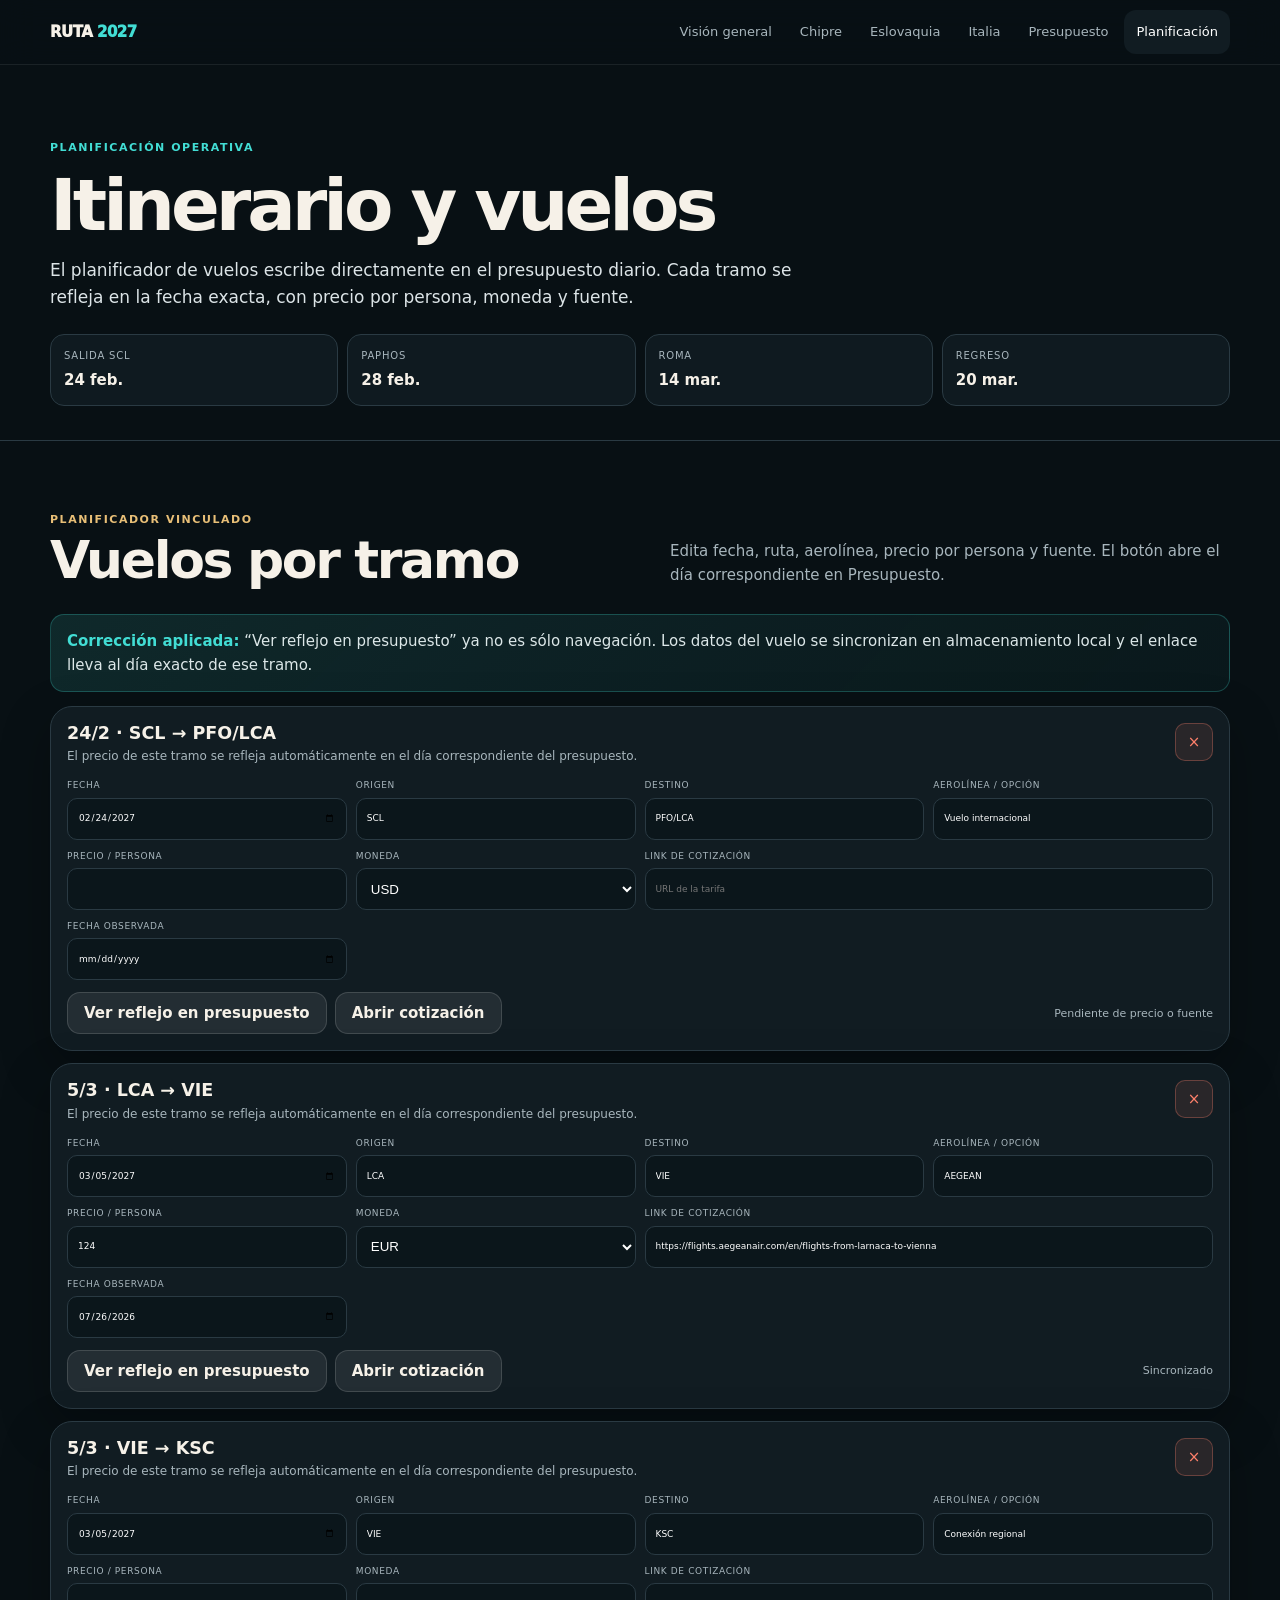
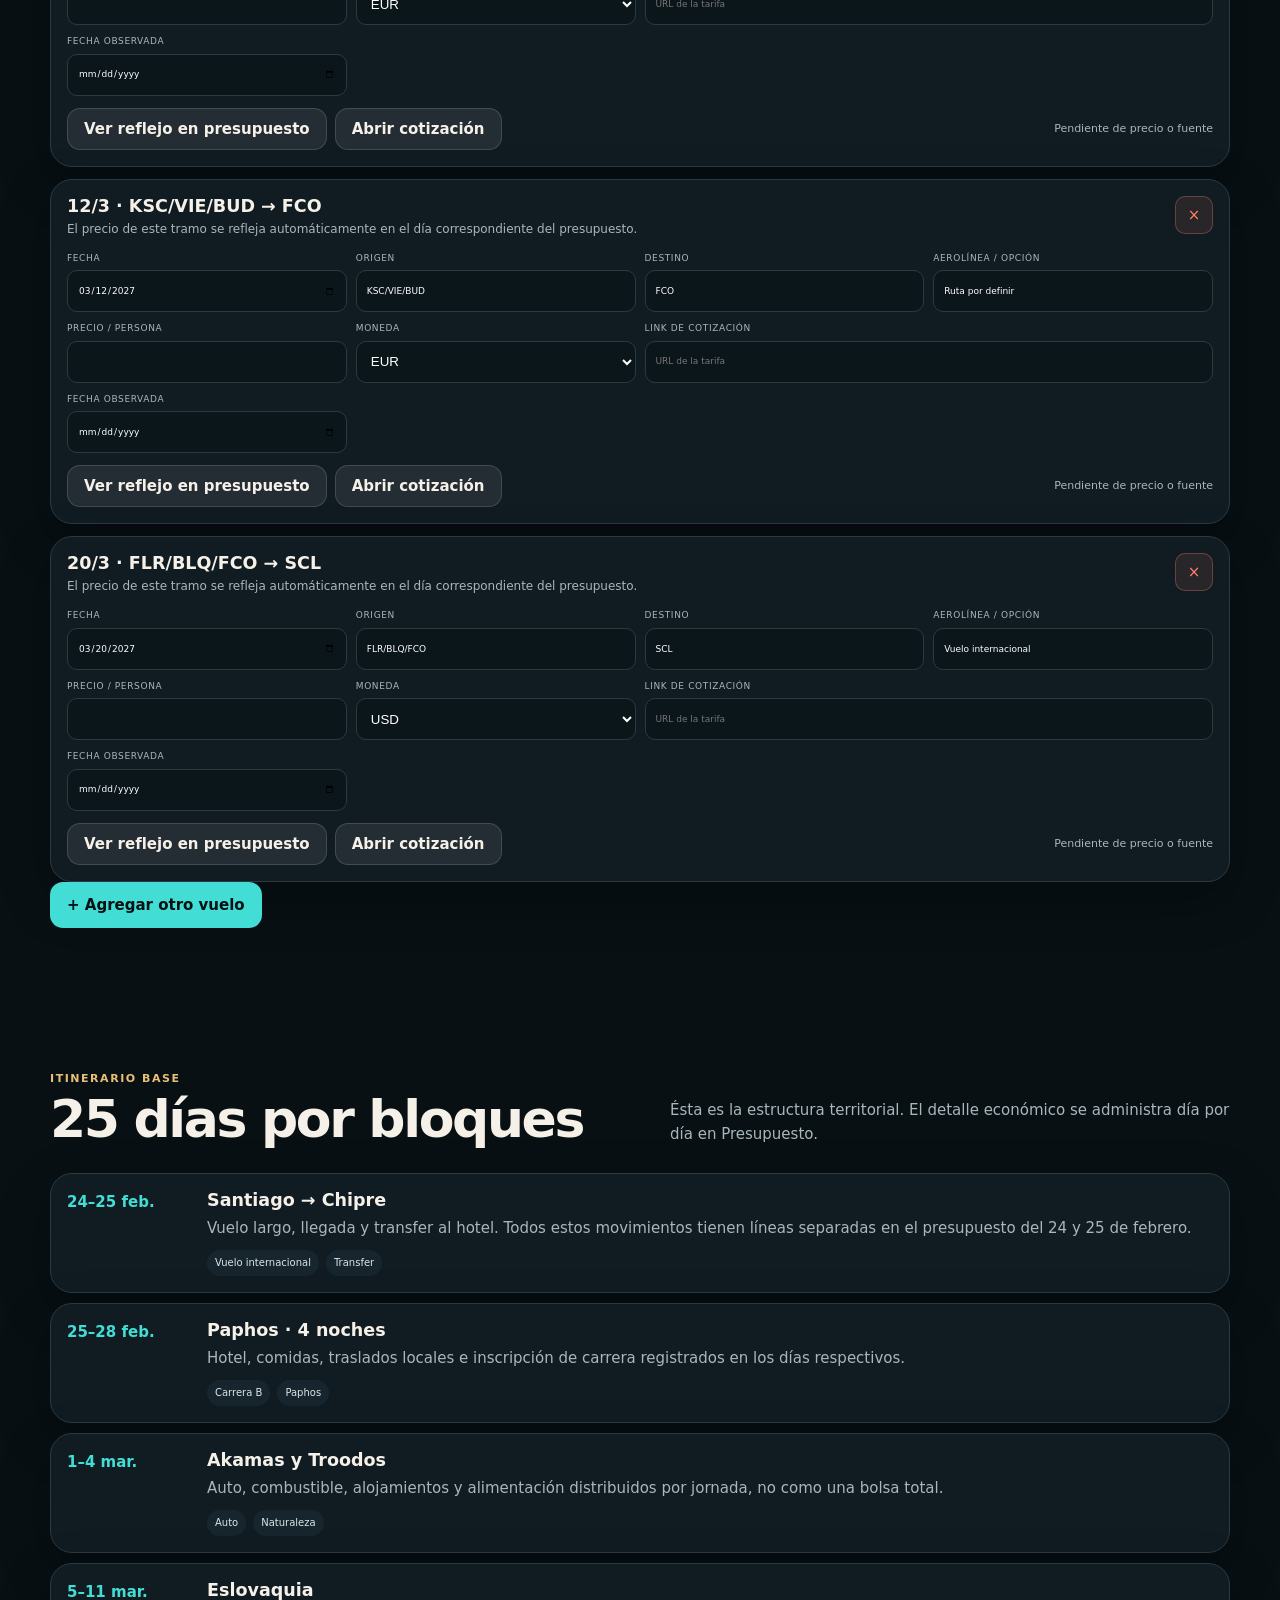
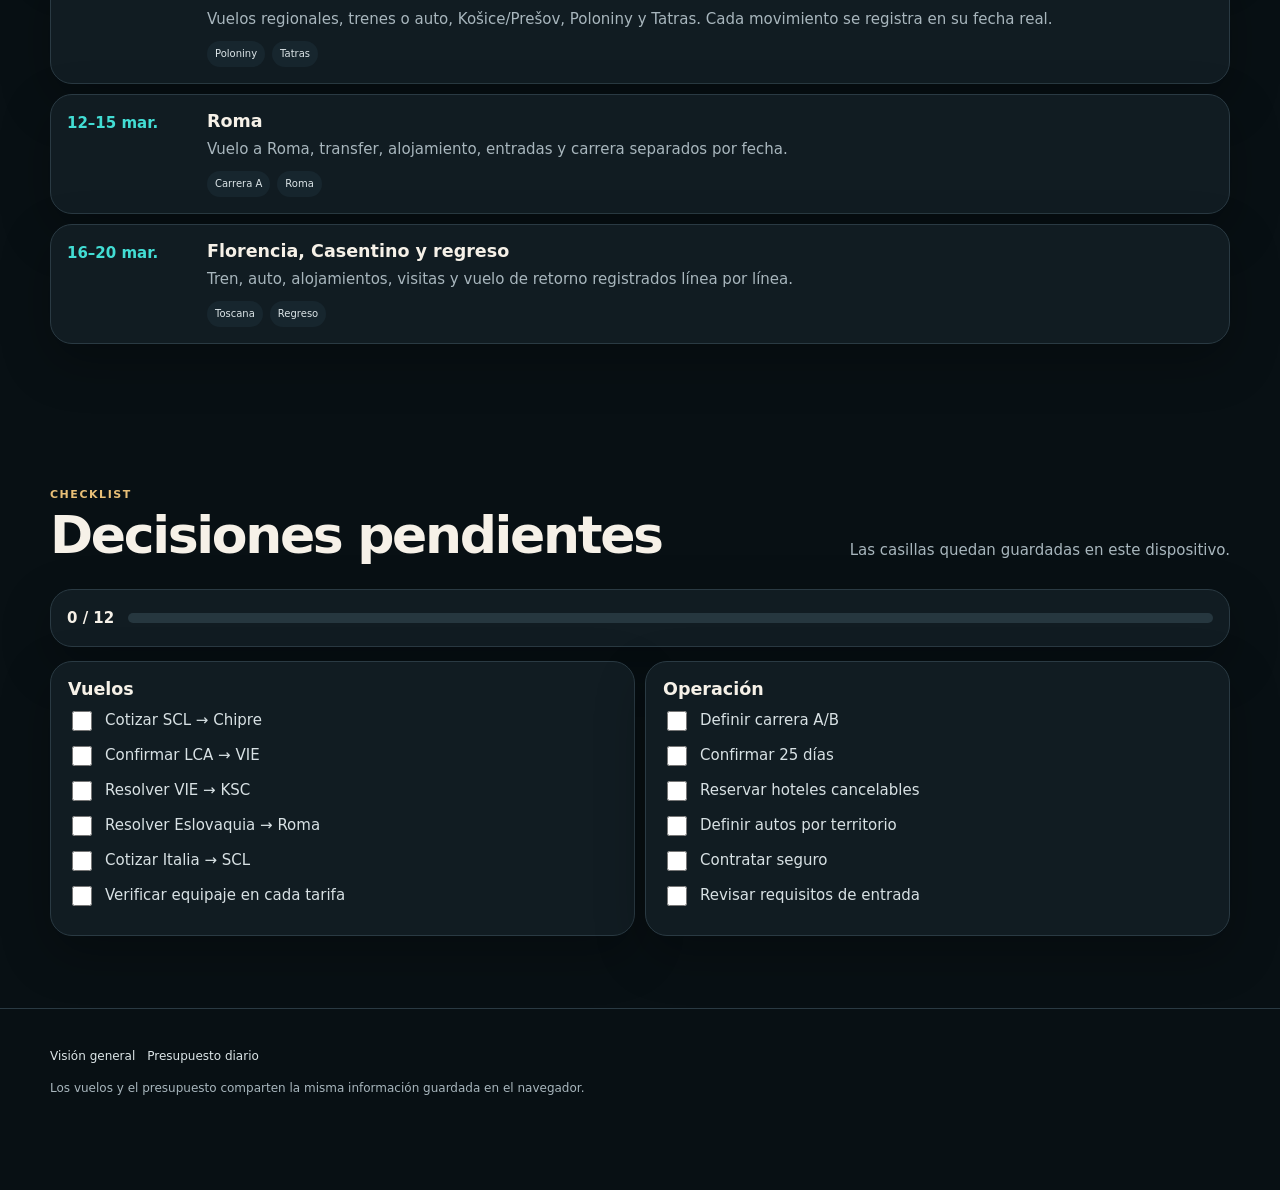
<file: planificacion.html>
<!doctype html><html lang="es"><head><meta charset="utf-8"><meta name="viewport" content="width=device-width,initial-scale=1,viewport-fit=cover"><meta name="theme-color" content="#081014"><title>Planificación · Ruta 2027</title><link rel="stylesheet" href="styles.css"><link rel="stylesheet" href="daily-budget.css"></head><body data-page="plan"><header class="topbar"><div class="container topbar-inner"><a class="brand" href="home.html">RUTA <span>2027</span></a><nav class="desktop-nav"><a data-nav="home" href="home.html">Visión general</a><a data-nav="cyprus" href="chipre.html">Chipre</a><a data-nav="slovakia" href="eslovaquia.html">Eslovaquia</a><a data-nav="italy" href="italia.html">Italia</a><a data-nav="budget" href="presupuesto.html">Presupuesto</a><a data-nav="plan" href="planificacion.html">Planificación</a></nav><button id="menuBtn" class="menu-btn" aria-label="Abrir menú">☰</button></div></header><div id="mobileMenu" class="mobile-menu"><a href="home.html">Visión general</a><a href="chipre.html">Chipre</a><a href="eslovaquia.html">Eslovaquia</a><a href="italia.html">Italia</a><a href="presupuesto.html">Presupuesto</a><a href="planificacion.html">Planificación</a></div><nav class="mobile-dock"><a data-nav="home" href="home.html"><b>⌂</b>Inicio</a><a href="chipre.html"><b>◉</b>Países</a><a data-nav="budget" href="presupuesto.html"><b>$</b>Presupuesto</a><a data-nav="plan" href="planificacion.html"><b>✓</b>Plan</a></nav><section class="page-hero"><div class="container"><div class="kicker">Planificación operativa</div><h1>Itinerario y vuelos</h1><p>El planificador de vuelos escribe directamente en el presupuesto diario. Cada tramo se refleja en la fecha exacta, con precio por persona, moneda y fuente.</p><div class="quick-facts"><div class="fact"><span>Salida SCL</span><strong>24 feb.</strong></div><div class="fact"><span>Paphos</span><strong>28 feb.</strong></div><div class="fact"><span>Roma</span><strong>14 mar.</strong></div><div class="fact"><span>Regreso</span><strong>20 mar.</strong></div></div></div></section><main><section id="vuelos"><div class="container"><div class="section-head"><div><div class="eyebrow">Planificador vinculado</div><h2>Vuelos por tramo</h2></div><p>Edita fecha, ruta, aerolínea, precio por persona y fuente. El botón abre el día correspondiente en Presupuesto.</p></div><div class="sync-banner"><strong>Corrección aplicada:</strong> “Ver reflejo en presupuesto” ya no es sólo navegación. Los datos del vuelo se sincronizan en almacenamiento local y el enlace lleva al día exacto de ese tramo.</div><div id="flightPlannerRoot" class="flight-planner"></div><button id="addFlightBtn" class="btn btn-primary" type="button">+ Agregar otro vuelo</button></div></section><section><div class="container"><div class="section-head"><div><div class="eyebrow">Itinerario base</div><h2>25 días por bloques</h2></div><p>Ésta es la estructura territorial. El detalle económico se administra día por día en Presupuesto.</p></div><div class="timeline"><article class="panel timeline-item"><div class="timeline-date">24–25 feb.</div><div><h3>Santiago → Chipre</h3><p>Vuelo largo, llegada y transfer al hotel. Todos estos movimientos tienen líneas separadas en el presupuesto del 24 y 25 de febrero.</p><div class="timeline-tags"><span class="tag">Vuelo internacional</span><span class="tag">Transfer</span></div></div></article><article class="panel timeline-item"><div class="timeline-date">25–28 feb.</div><div><h3>Paphos · 4 noches</h3><p>Hotel, comidas, traslados locales e inscripción de carrera registrados en los días respectivos.</p><div class="timeline-tags"><span class="tag">Carrera B</span><span class="tag">Paphos</span></div></div></article><article class="panel timeline-item"><div class="timeline-date">1–4 mar.</div><div><h3>Akamas y Troodos</h3><p>Auto, combustible, alojamientos y alimentación distribuidos por jornada, no como una bolsa total.</p><div class="timeline-tags"><span class="tag">Auto</span><span class="tag">Naturaleza</span></div></div></article><article class="panel timeline-item"><div class="timeline-date">5–11 mar.</div><div><h3>Eslovaquia</h3><p>Vuelos regionales, trenes o auto, Košice/Prešov, Poloniny y Tatras. Cada movimiento se registra en su fecha real.</p><div class="timeline-tags"><span class="tag">Poloniny</span><span class="tag">Tatras</span></div></div></article><article class="panel timeline-item"><div class="timeline-date">12–15 mar.</div><div><h3>Roma</h3><p>Vuelo a Roma, transfer, alojamiento, entradas y carrera separados por fecha.</p><div class="timeline-tags"><span class="tag">Carrera A</span><span class="tag">Roma</span></div></div></article><article class="panel timeline-item"><div class="timeline-date">16–20 mar.</div><div><h3>Florencia, Casentino y regreso</h3><p>Tren, auto, alojamientos, visitas y vuelo de retorno registrados línea por línea.</p><div class="timeline-tags"><span class="tag">Toscana</span><span class="tag">Regreso</span></div></div></article></div></div></section><section><div class="container"><div class="section-head"><div><div class="eyebrow">Checklist</div><h2>Decisiones pendientes</h2></div><p>Las casillas quedan guardadas en este dispositivo.</p></div><div class="panel plan-progress"><strong id="planCount">0 / 12</strong><div class="progress-track"><span id="planBar" class="progress-fill"></span></div></div><div class="check-grid"><article class="panel check-card"><h3>Vuelos</h3><label><input class="plan-check" type="checkbox"><span>Cotizar SCL → Chipre</span></label><label><input class="plan-check" type="checkbox"><span>Confirmar LCA → VIE</span></label><label><input class="plan-check" type="checkbox"><span>Resolver VIE → KSC</span></label><label><input class="plan-check" type="checkbox"><span>Resolver Eslovaquia → Roma</span></label><label><input class="plan-check" type="checkbox"><span>Cotizar Italia → SCL</span></label><label><input class="plan-check" type="checkbox"><span>Verificar equipaje en cada tarifa</span></label></article><article class="panel check-card"><h3>Operación</h3><label><input class="plan-check" type="checkbox"><span>Definir carrera A/B</span></label><label><input class="plan-check" type="checkbox"><span>Confirmar 25 días</span></label><label><input class="plan-check" type="checkbox"><span>Reservar hoteles cancelables</span></label><label><input class="plan-check" type="checkbox"><span>Definir autos por territorio</span></label><label><input class="plan-check" type="checkbox"><span>Contratar seguro</span></label><label><input class="plan-check" type="checkbox"><span>Revisar requisitos de entrada</span></label></article></div></div></section></main><footer class="footer"><div class="container"><div class="footer-nav"><a href="home.html">Visión general</a><a href="presupuesto.html">Presupuesto diario</a></div>Los vuelos y el presupuesto comparten la misma información guardada en el navegador.</div></footer><script src="app.js"></script><script src="daily-budget.js"></script></body></html>
</file>
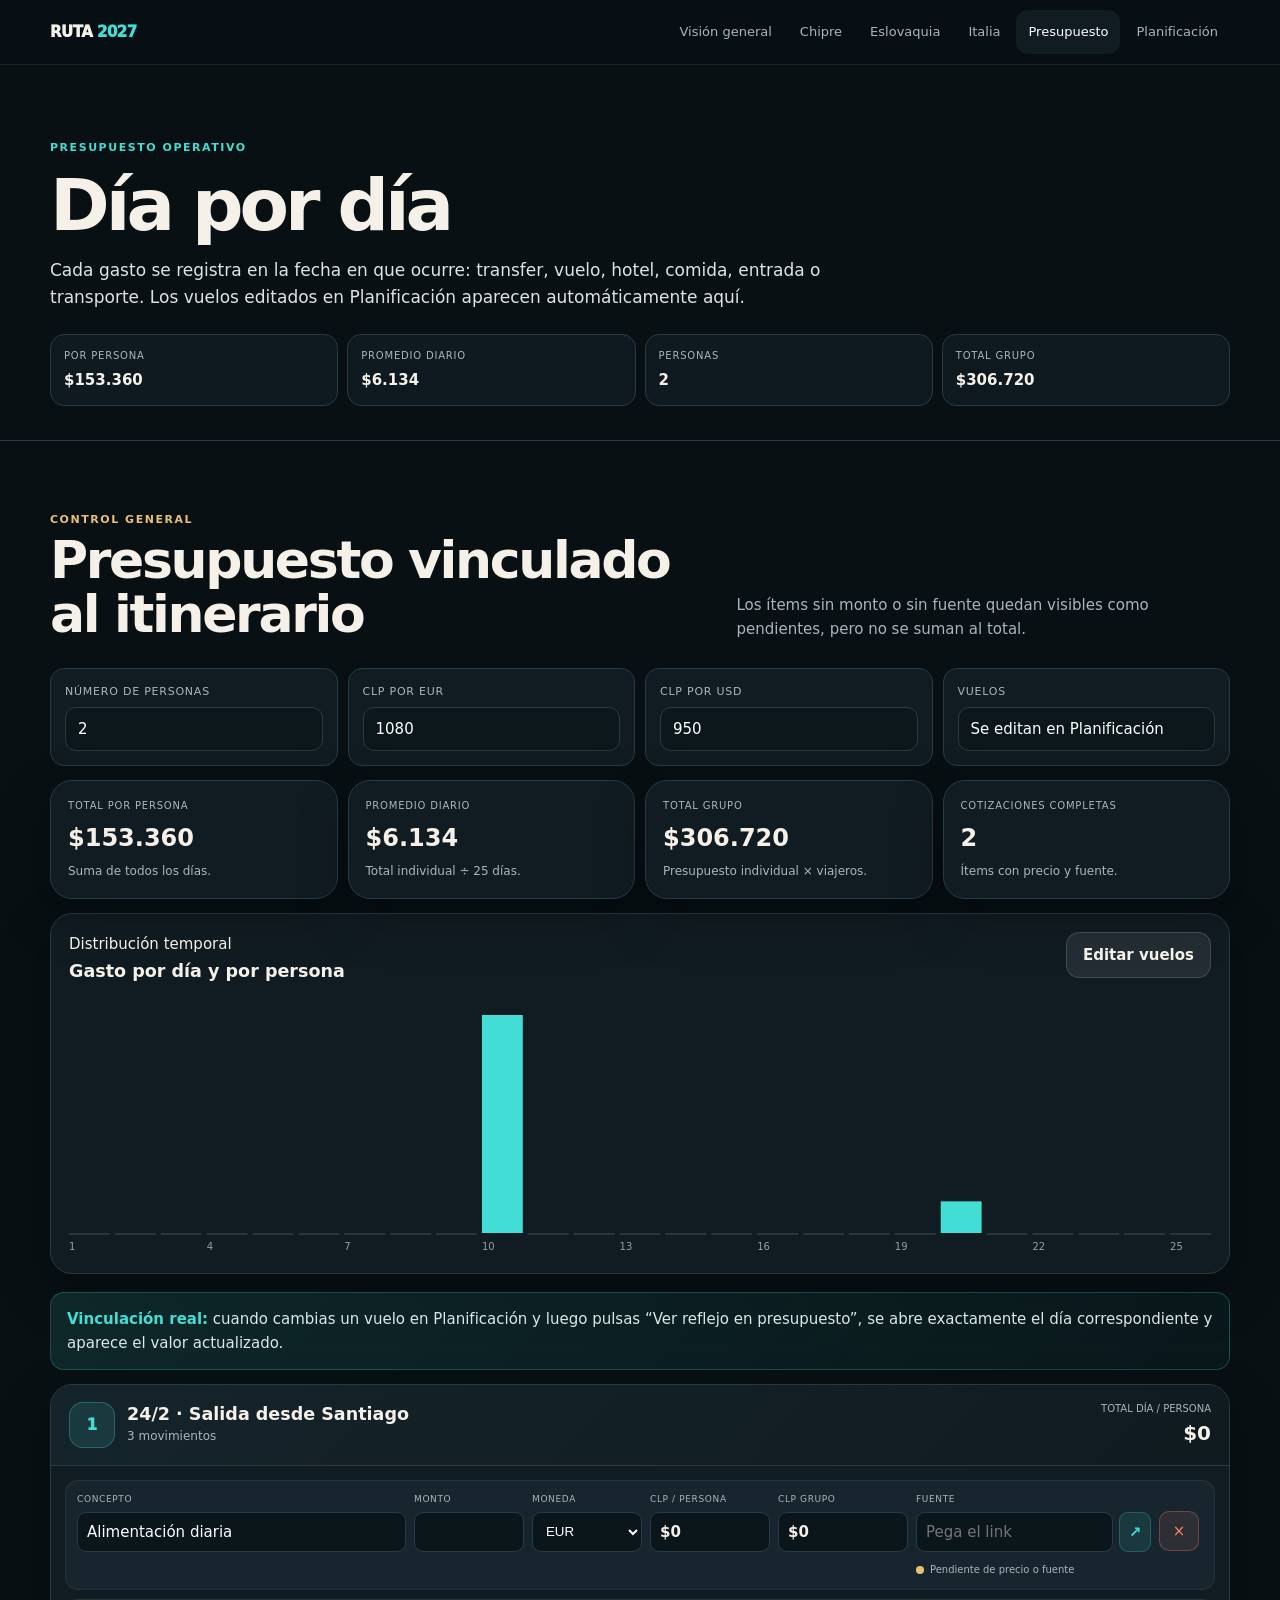
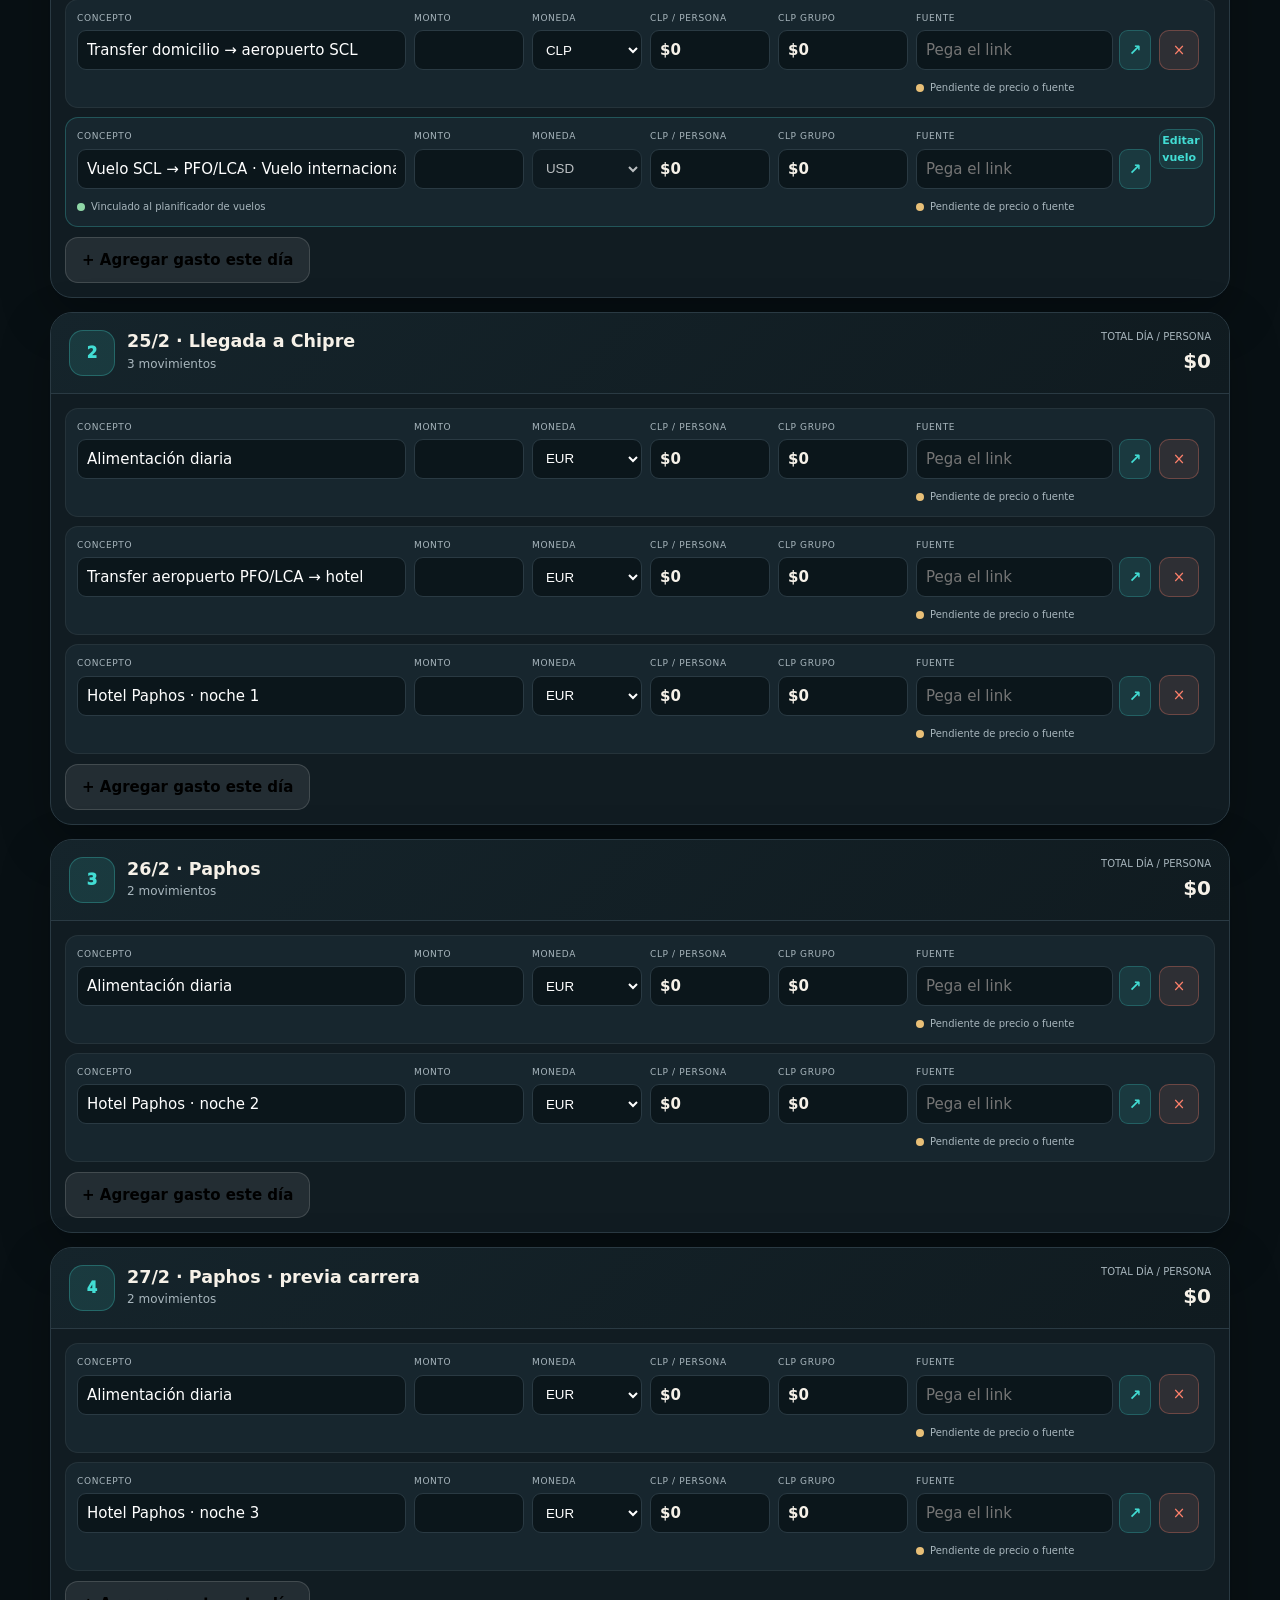
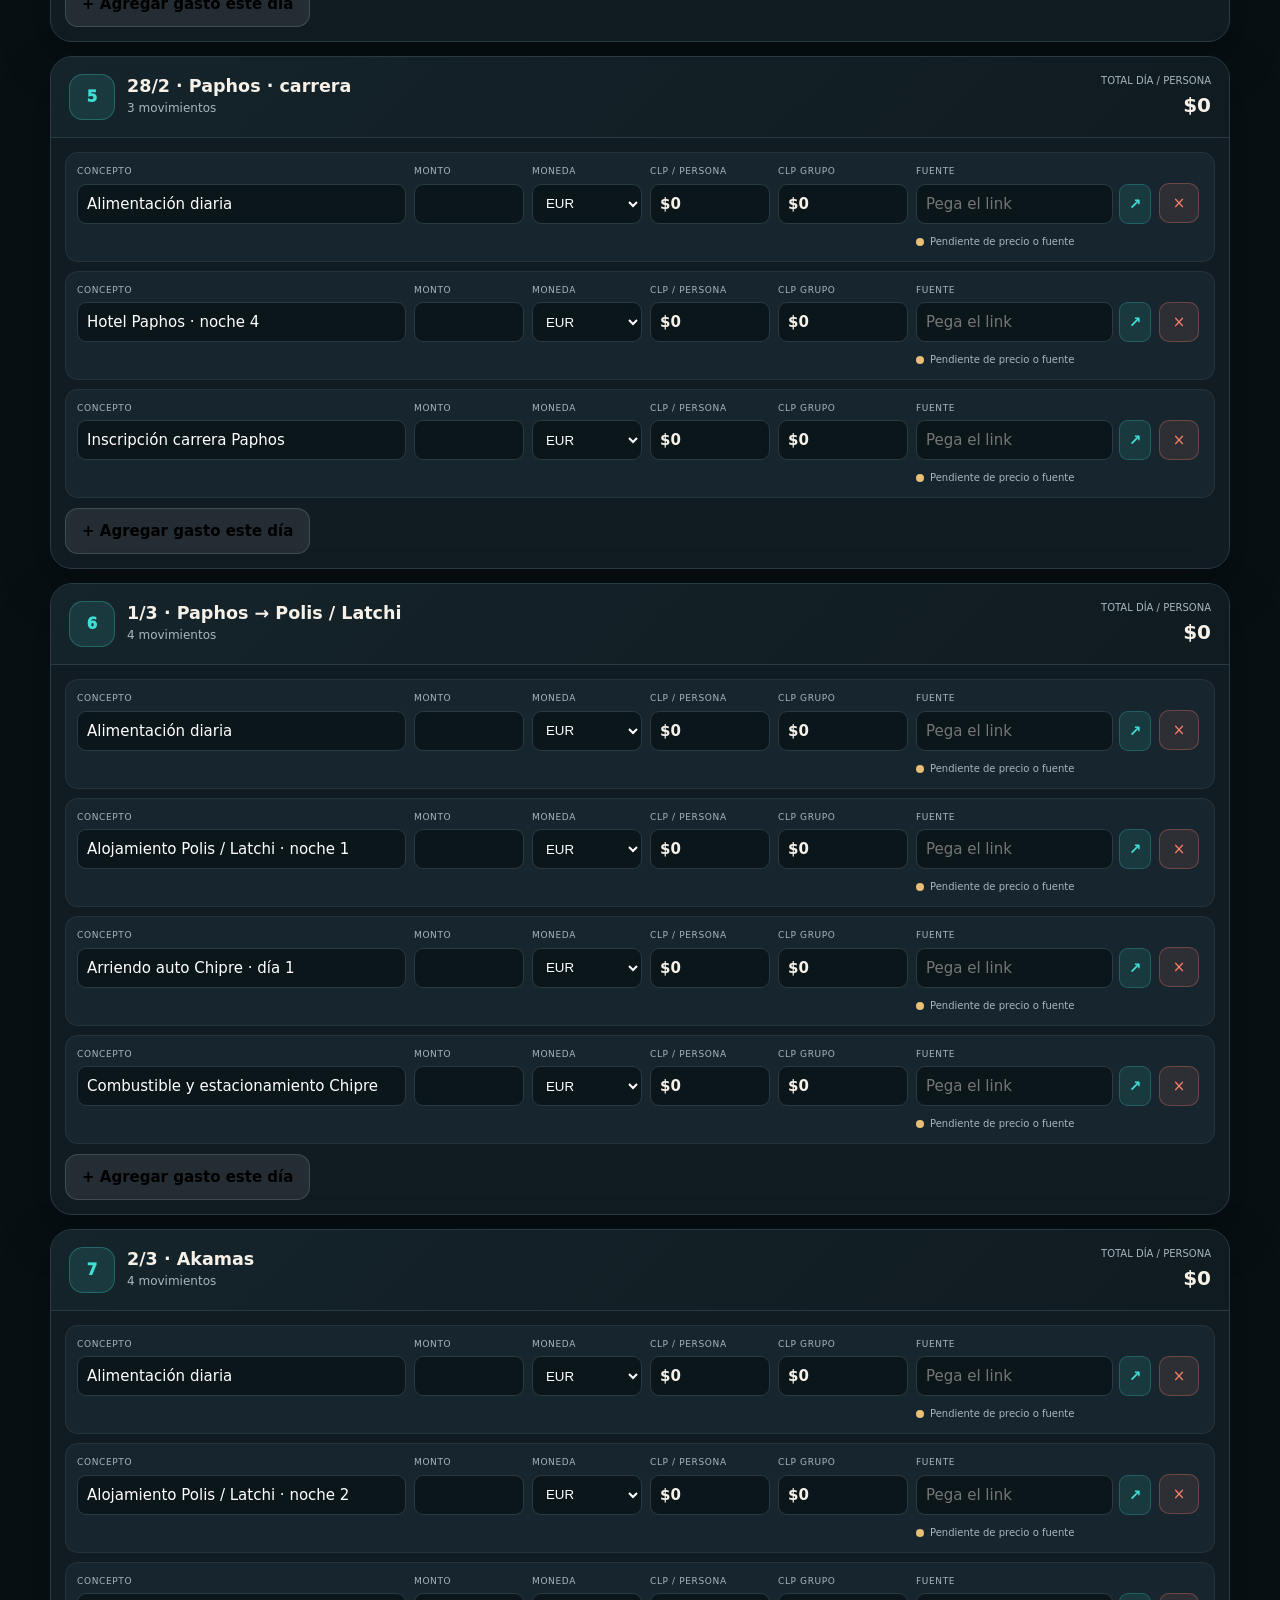
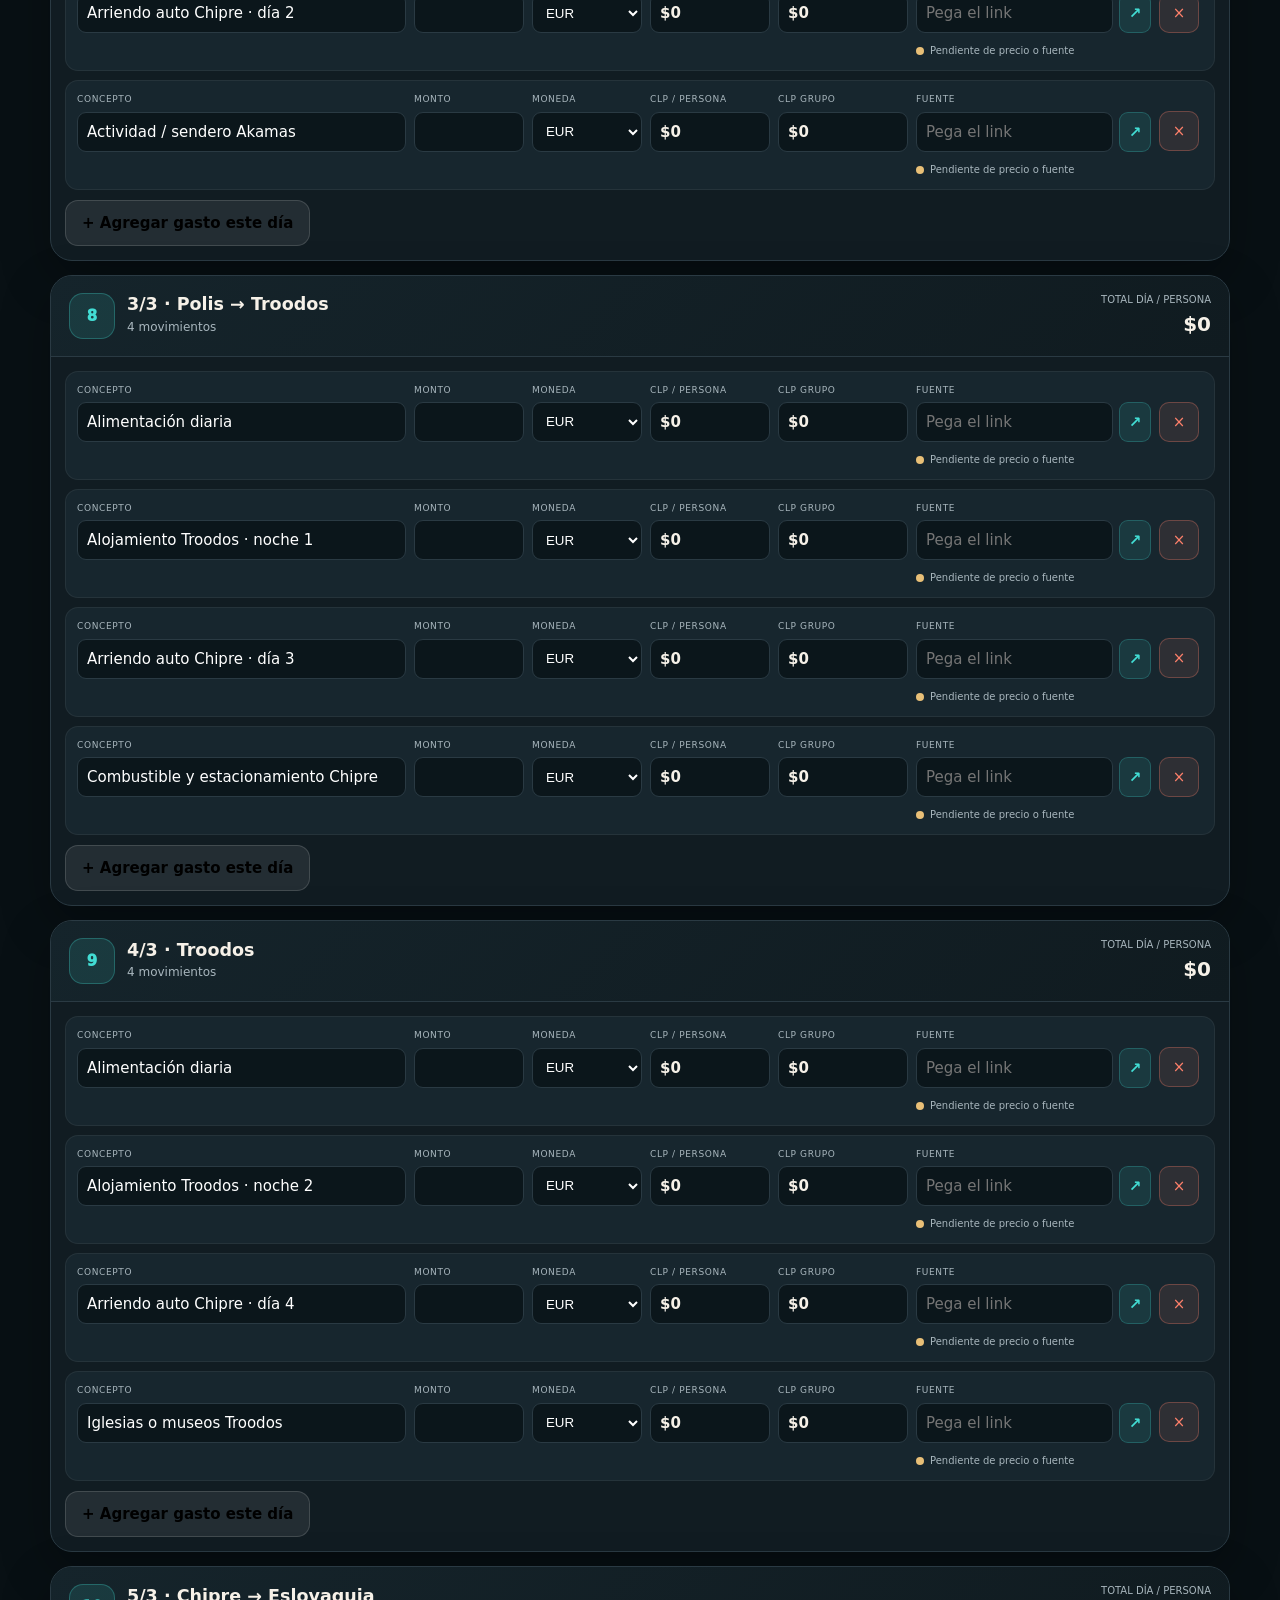
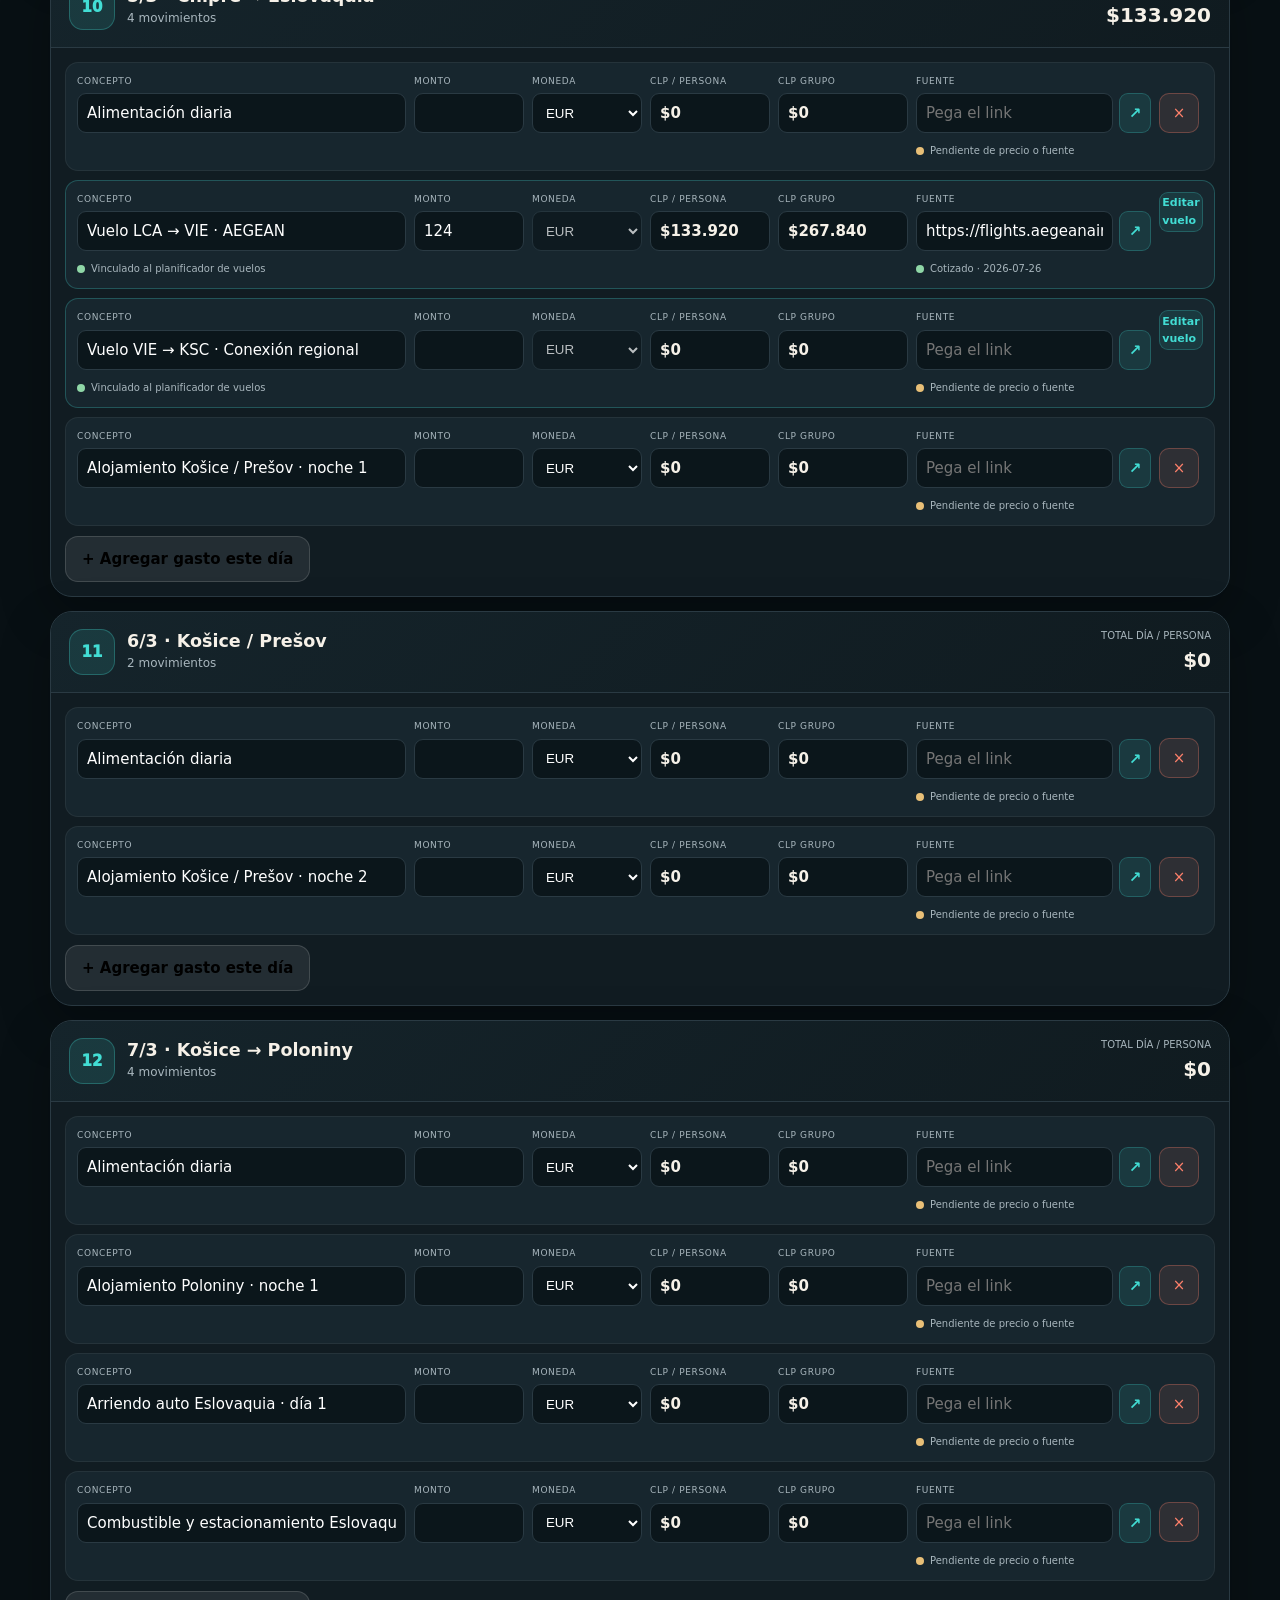
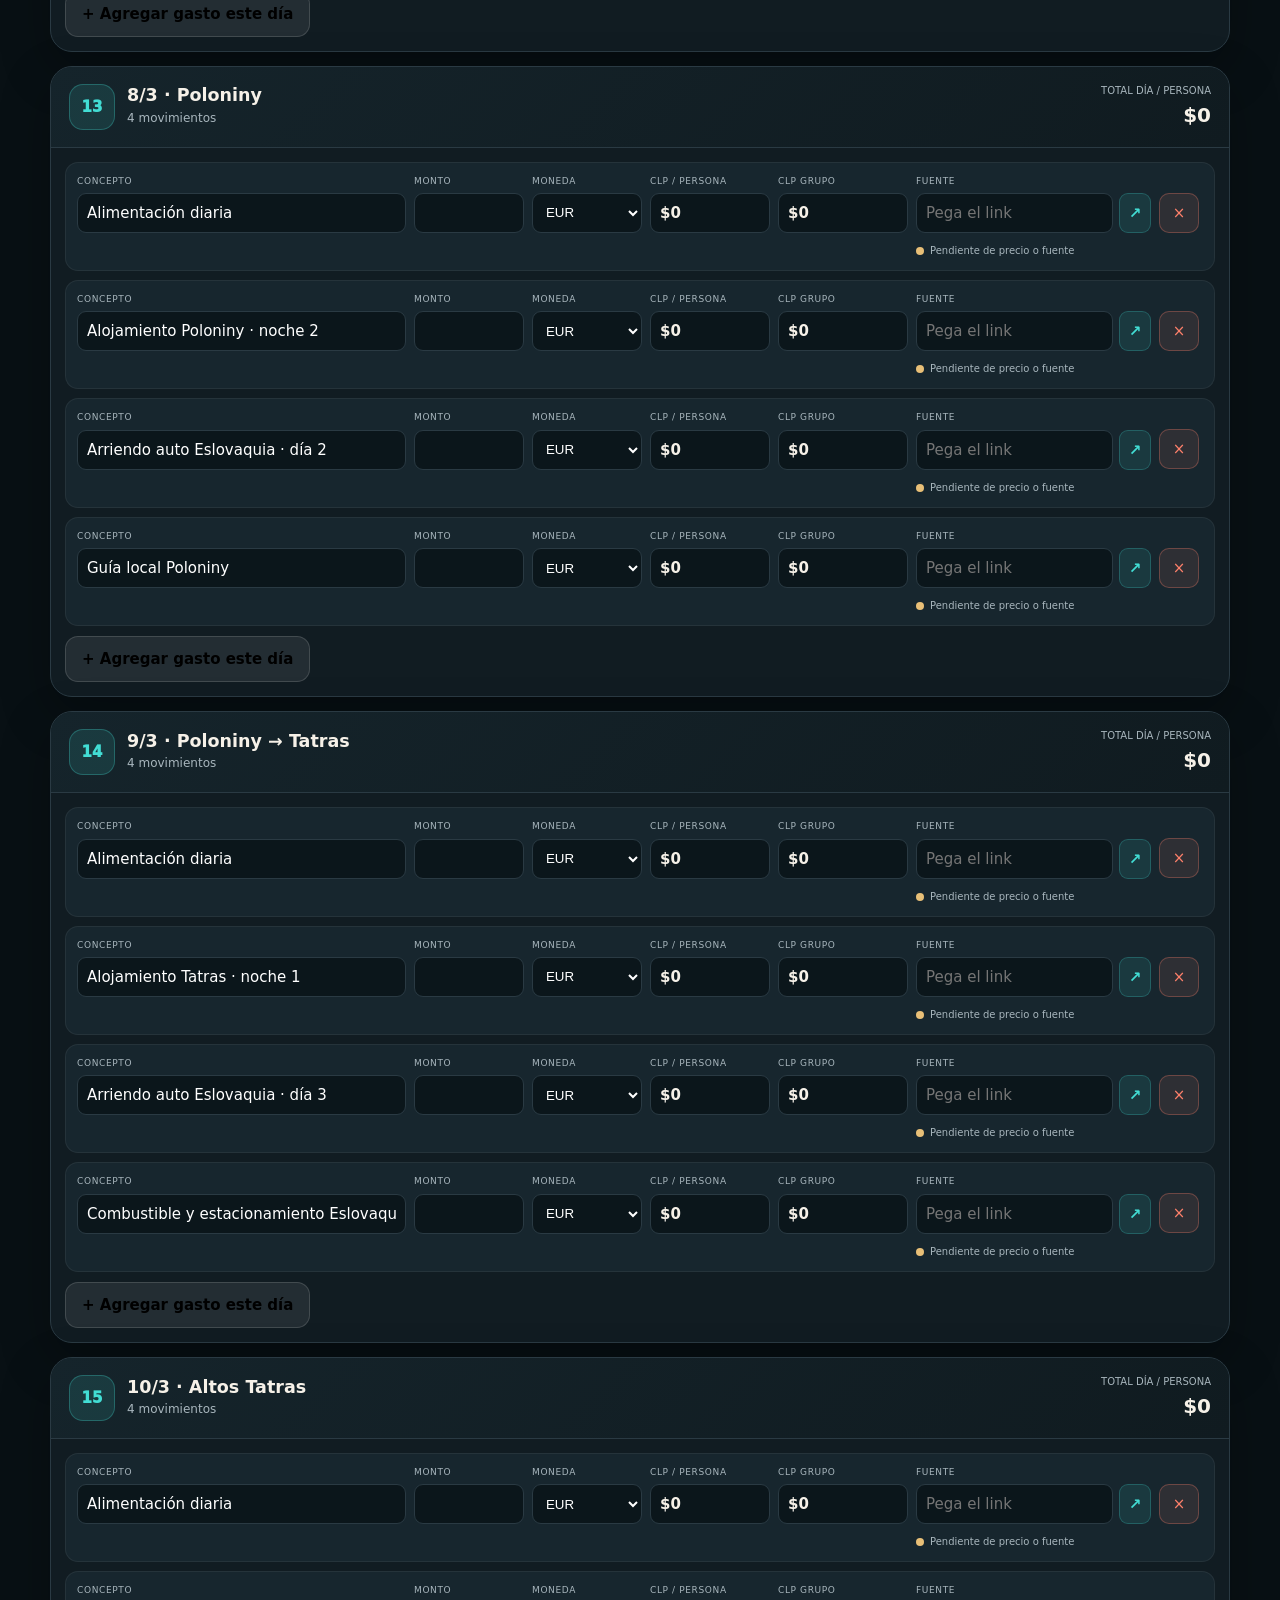
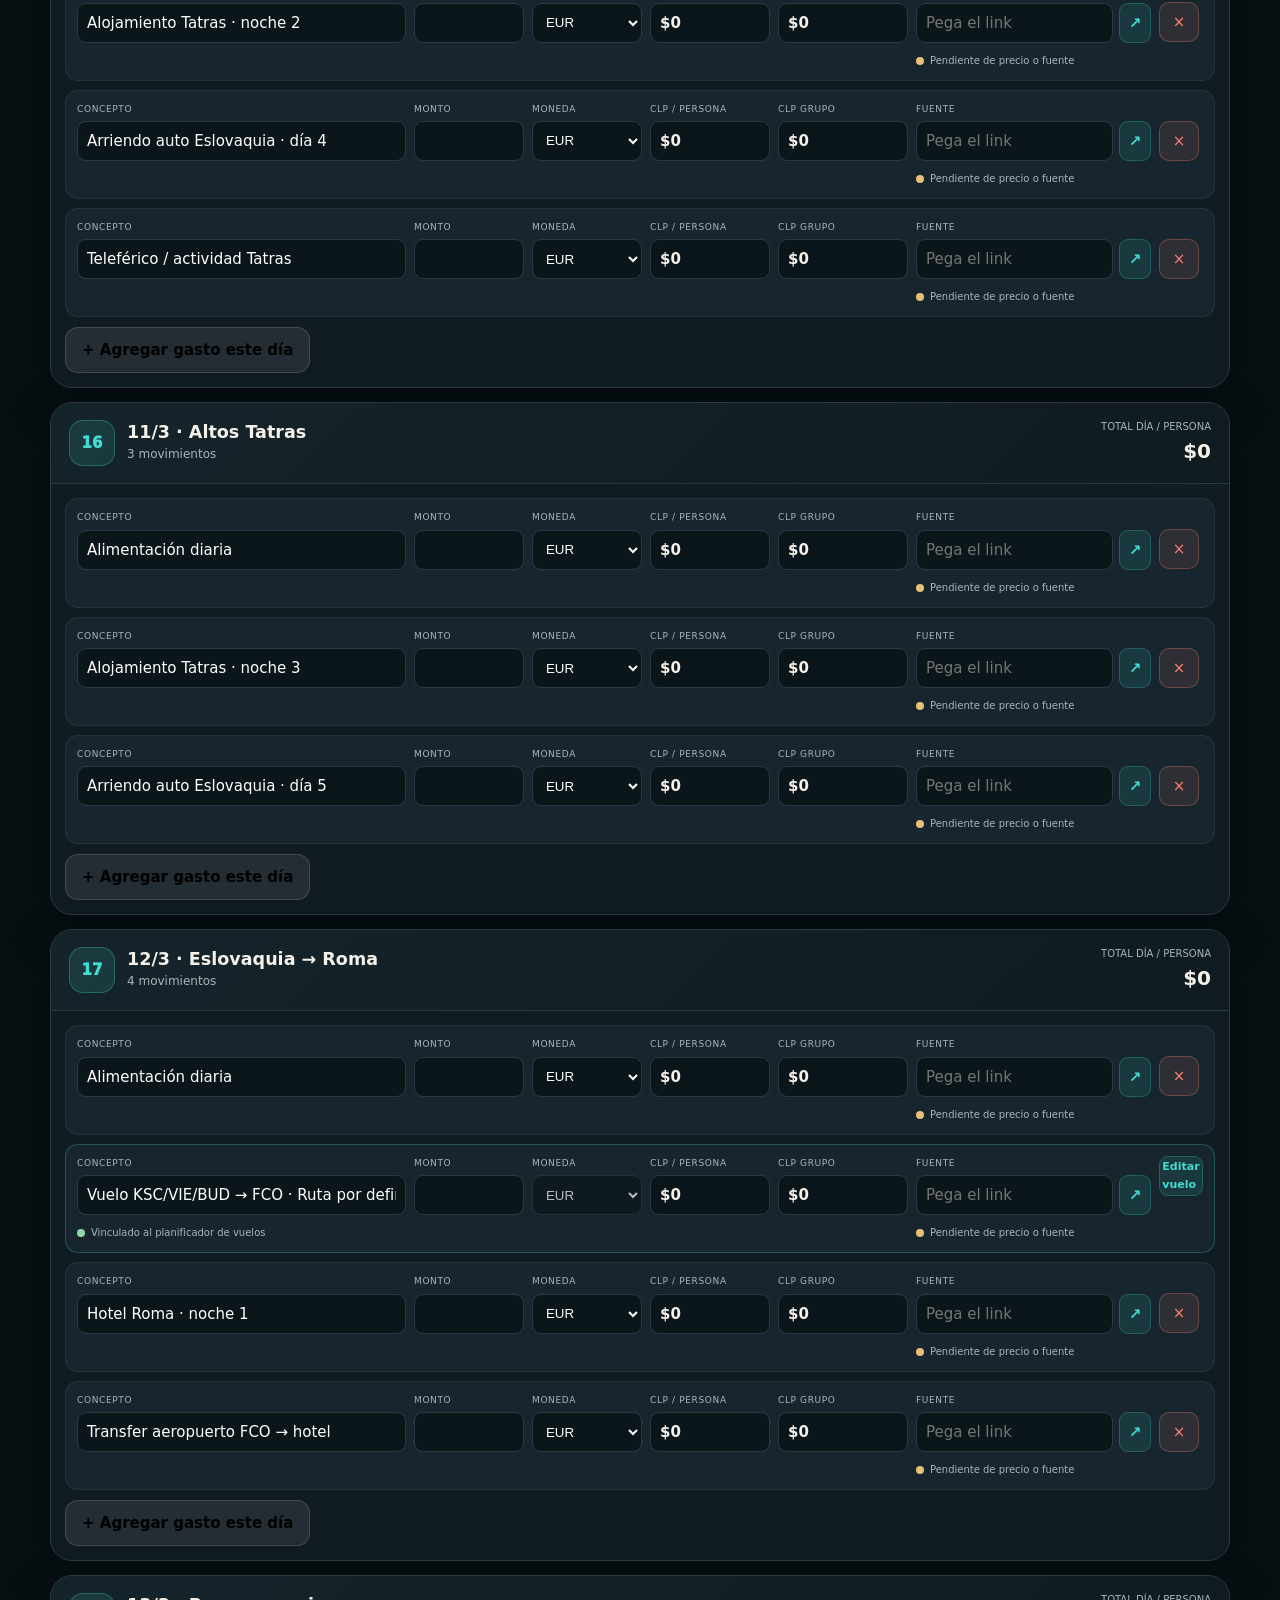
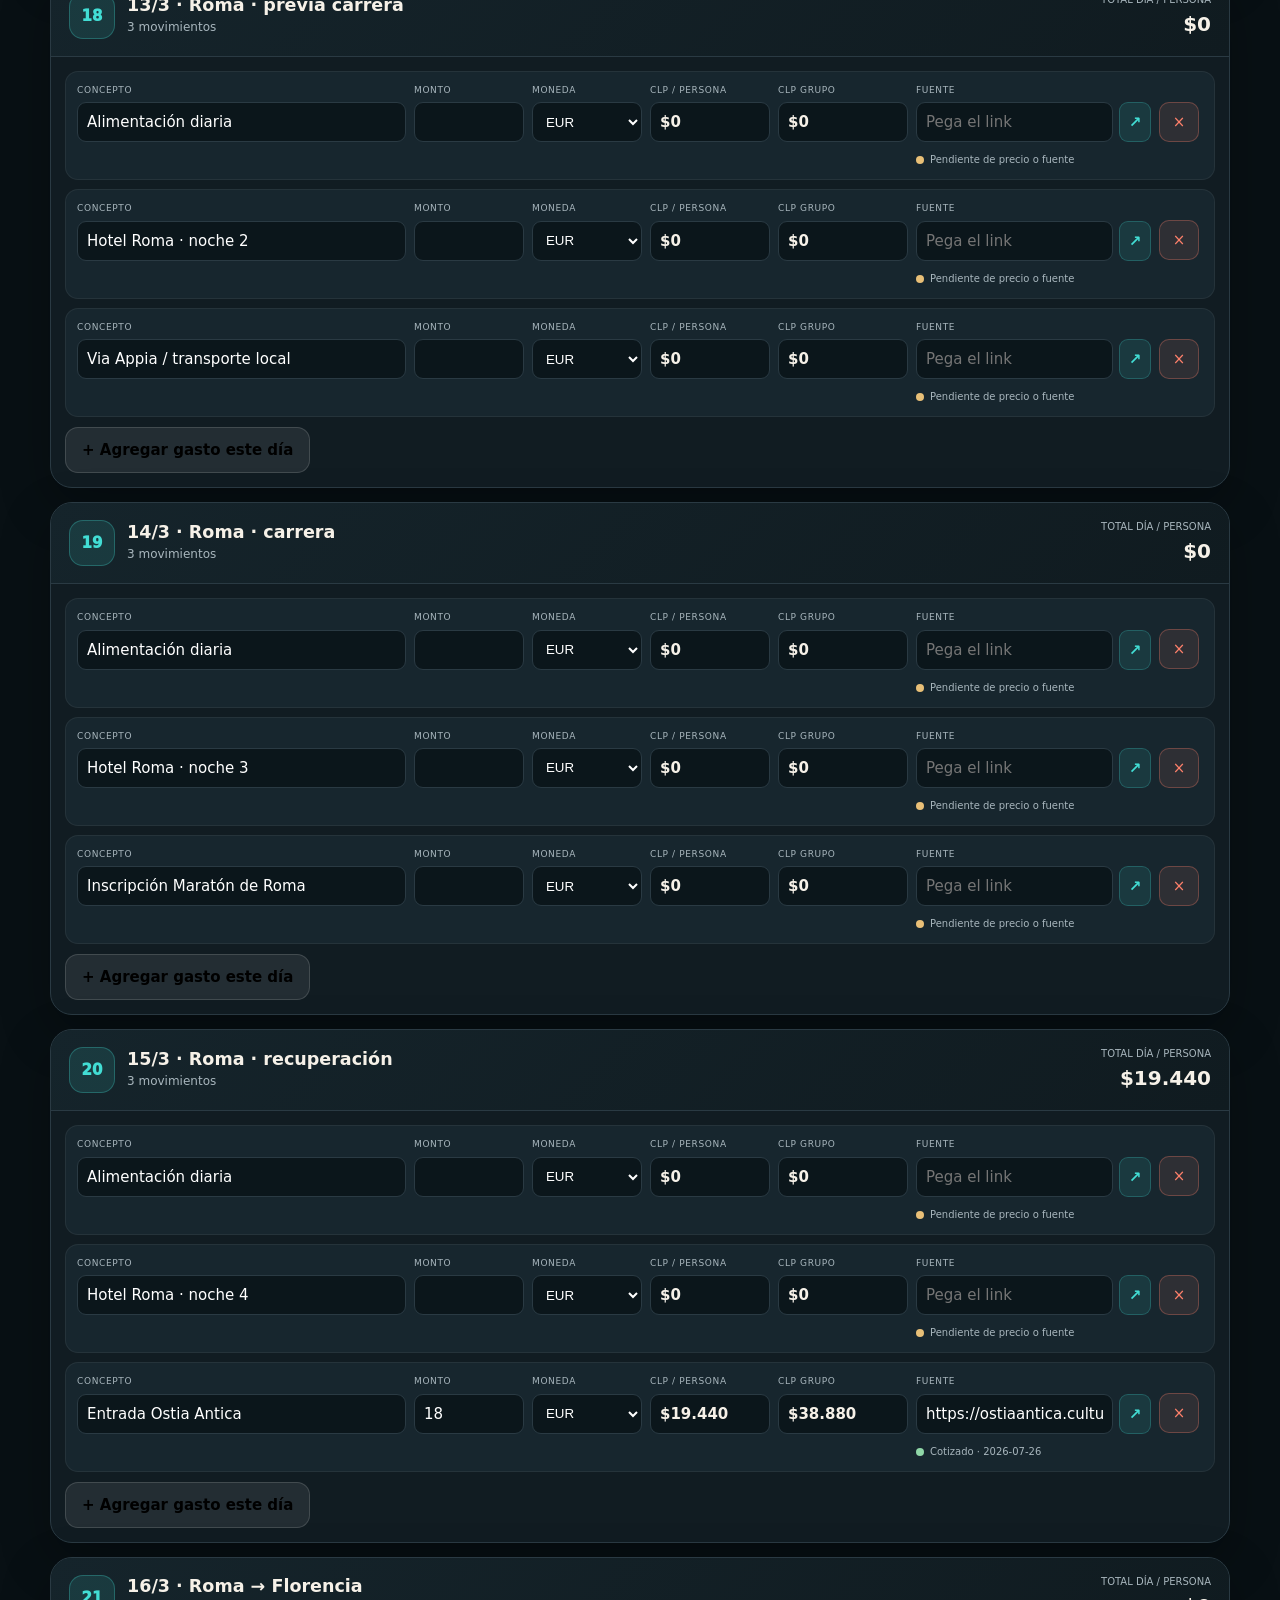
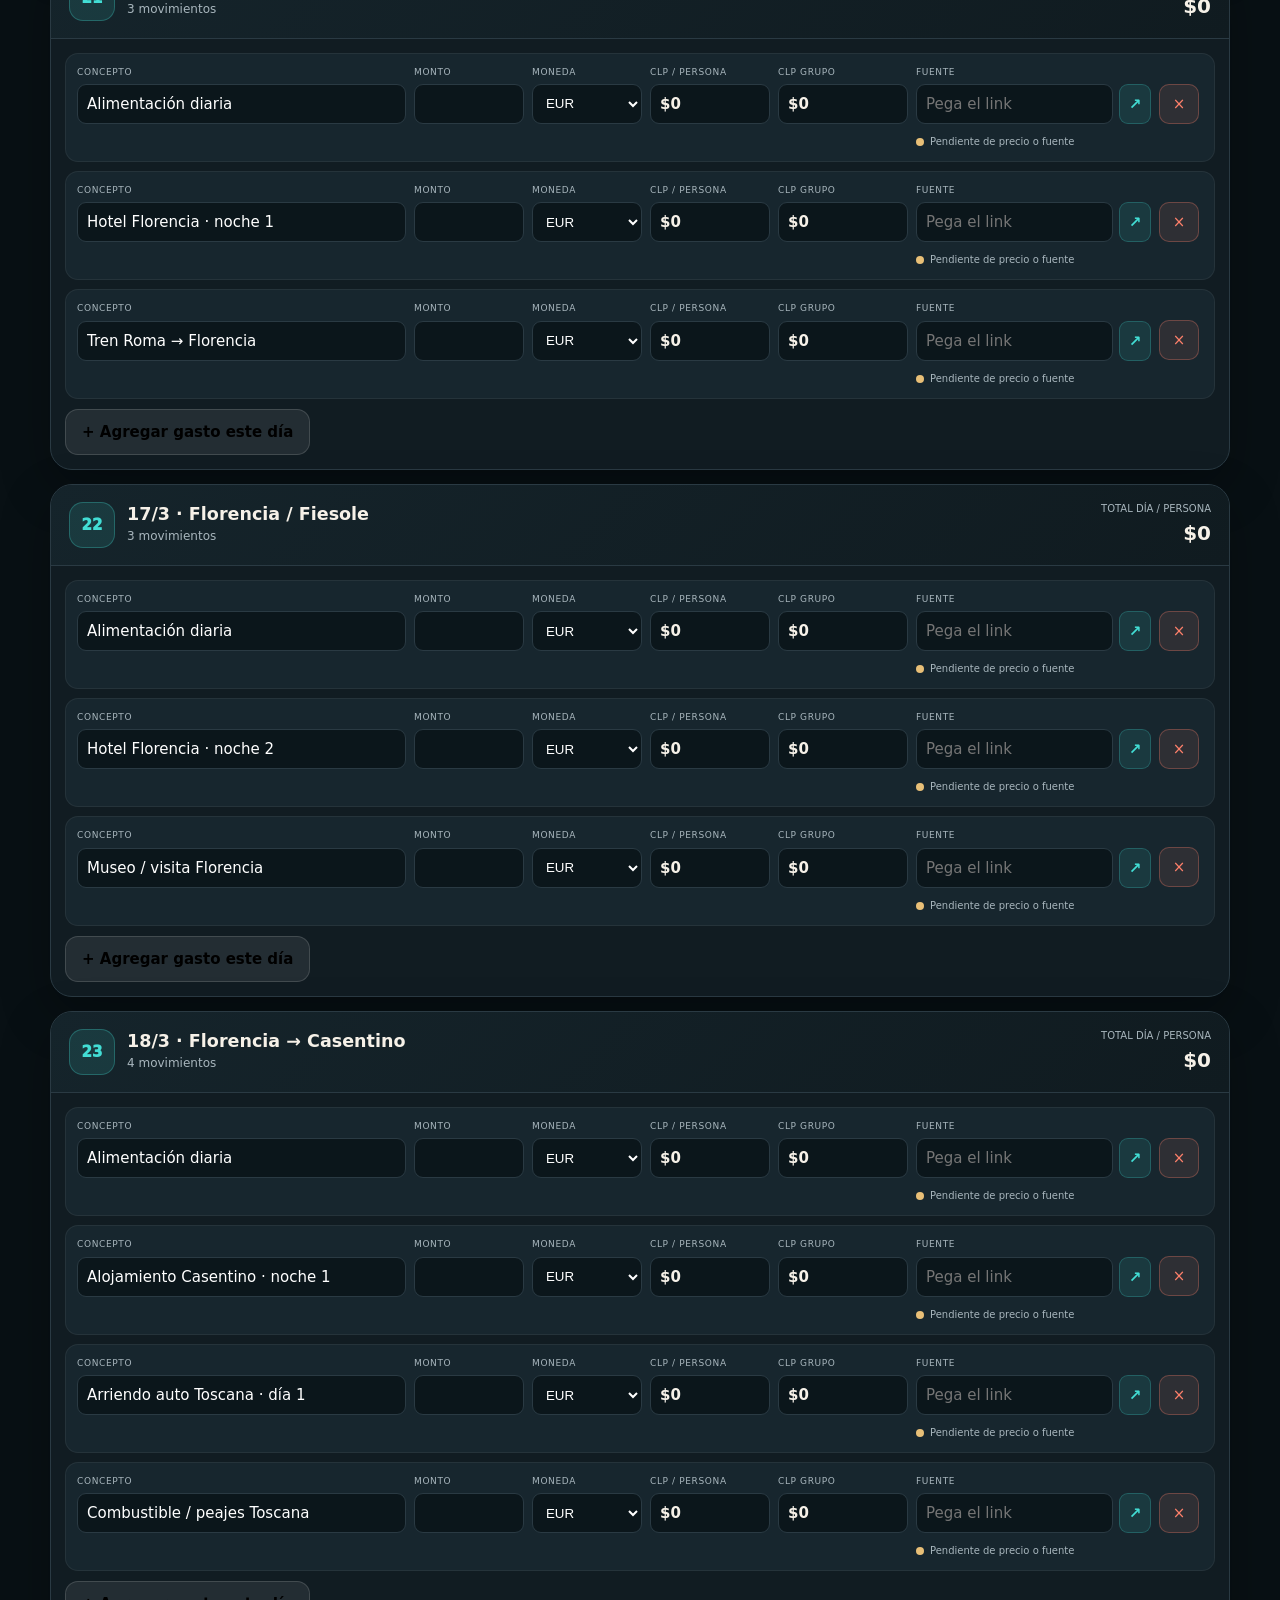
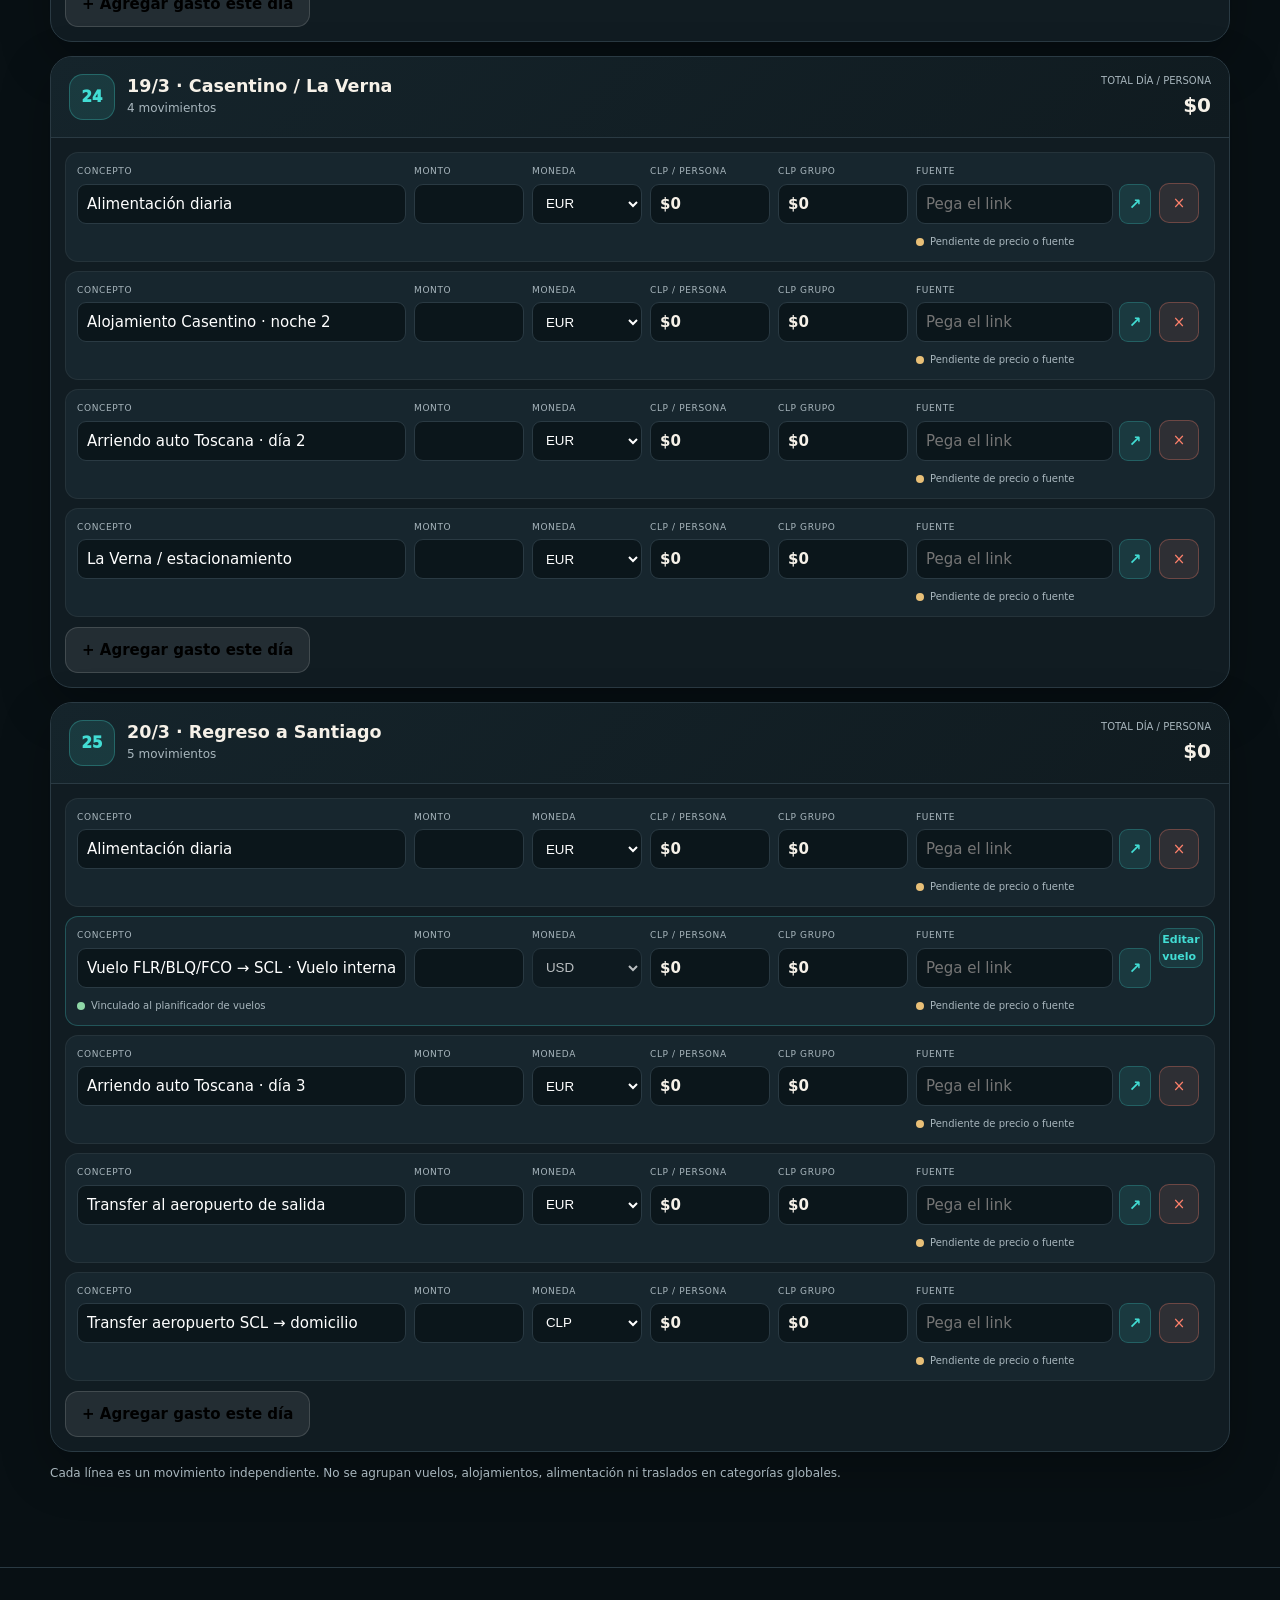
<file: presupuesto.html>
<!doctype html><html lang="es"><head><meta charset="utf-8"><meta name="viewport" content="width=device-width,initial-scale=1,viewport-fit=cover"><meta name="theme-color" content="#081014"><title>Presupuesto diario · Ruta 2027</title><link rel="stylesheet" href="styles.css"><link rel="stylesheet" href="daily-budget.css"></head><body data-page="budget"><header class="topbar"><div class="container topbar-inner"><a class="brand" href="home.html">RUTA <span>2027</span></a><nav class="desktop-nav"><a data-nav="home" href="home.html">Visión general</a><a data-nav="cyprus" href="chipre.html">Chipre</a><a data-nav="slovakia" href="eslovaquia.html">Eslovaquia</a><a data-nav="italy" href="italia.html">Italia</a><a data-nav="budget" href="presupuesto.html">Presupuesto</a><a data-nav="plan" href="planificacion.html">Planificación</a></nav><button id="menuBtn" class="menu-btn" aria-label="Abrir menú">☰</button></div></header><div id="mobileMenu" class="mobile-menu"><a href="home.html">Visión general</a><a href="chipre.html">Chipre</a><a href="eslovaquia.html">Eslovaquia</a><a href="italia.html">Italia</a><a href="presupuesto.html">Presupuesto</a><a href="planificacion.html">Planificación</a></div><nav class="mobile-dock"><a data-nav="home" href="home.html"><b>⌂</b>Inicio</a><a href="chipre.html"><b>◉</b>Países</a><a data-nav="budget" href="presupuesto.html"><b>$</b>Presupuesto</a><a data-nav="plan" href="planificacion.html"><b>✓</b>Plan</a></nav><section class="page-hero"><div class="container"><div class="kicker">Presupuesto operativo</div><h1>Día por día</h1><p>Cada gasto se registra en la fecha en que ocurre: transfer, vuelo, hotel, comida, entrada o transporte. Los vuelos editados en Planificación aparecen automáticamente aquí.</p><div class="quick-facts"><div class="fact"><span>Por persona</span><strong id="heroPerPerson">—</strong></div><div class="fact"><span>Promedio diario</span><strong id="heroDaily">—</strong></div><div class="fact"><span>Personas</span><strong id="heroPeople">2</strong></div><div class="fact"><span>Total grupo</span><strong id="heroTotal">—</strong></div></div></div></section><main><section><div class="container"><div class="section-head"><div><div class="eyebrow">Control general</div><h2>Presupuesto vinculado al itinerario</h2></div><p>Los ítems sin monto o sin fuente quedan visibles como pendientes, pero no se suman al total.</p></div><div class="daily-toolbar"><div class="field"><label for="travelerCount">Número de personas</label><input id="travelerCount" type="number" min="1" max="10" step="1" value="2"></div><div class="field"><label for="eurRate">CLP por EUR</label><input id="eurRate" type="number" min="1" step="1" value="1080"></div><div class="field"><label for="usdRate">CLP por USD</label><input id="usdRate" type="number" min="1" step="1" value="950"></div><div class="field"><label>Vuelos</label><input value="Se editan en Planificación" readonly></div></div><div class="daily-dashboard"><article class="panel daily-kpi"><span>Total por persona</span><strong id="totalPerPerson">—</strong><p>Suma de todos los días.</p></article><article class="panel daily-kpi"><span>Promedio diario</span><strong id="dailyPerPerson">—</strong><p>Total individual ÷ 25 días.</p></article><article class="panel daily-kpi"><span>Total grupo</span><strong id="totalGroup">—</strong><p>Presupuesto individual × viajeros.</p></article><article class="panel daily-kpi"><span>Cotizaciones completas</span><strong id="confirmedCount">—</strong><p>Ítems con precio y fuente.</p></article></div><article class="panel daily-chart-card"><div class="daily-chart-head"><div><span class="mini-label">Distribución temporal</span><h3>Gasto por día y por persona</h3></div><a class="btn btn-secondary" href="planificacion.html#vuelos">Editar vuelos</a></div><div class="daily-chart-wrap"><canvas id="dailyChart" aria-label="Gráfico del gasto diario"></canvas></div></article><div class="sync-banner"><strong>Vinculación real:</strong> cuando cambias un vuelo en Planificación y luego pulsas “Ver reflejo en presupuesto”, se abre exactamente el día correspondiente y aparece el valor actualizado.</div><div id="dailyBudgetRoot" class="day-list"></div><p class="daily-note">Cada línea es un movimiento independiente. No se agrupan vuelos, alojamientos, alimentación ni traslados en categorías globales.</p></div></section></main><footer class="footer"><div class="container"><div class="footer-nav"><a href="home.html">Visión general</a><a href="planificacion.html#vuelos">Planificador de vuelos</a></div>Los cambios quedan guardados en este navegador.</div></footer><script src="app.js"></script><script src="daily-seed.js"></script><script src="daily-budget.js"></script><script>addEventListener('DOMContentLoaded',()=>{const source=document.getElementById('dailyPerPerson');const target=document.getElementById('heroDaily');if(source&&target){const sync=()=>target.textContent=source.textContent;new MutationObserver(sync).observe(source,{childList:true,subtree:true});sync();}});</script></body></html>
</file>
<file: styles.css>
:root{--bg:#081014;--bg-soft:#0d171c;--panel:#111c22;--panel-2:#17262e;--text:#f6f1e8;--muted:#a8b6bd;--cyan:#42ddd4;--sand:#e8bf77;--coral:#ff816b;--green:#8fd7a7;--line:#2a3a43;--shadow:0 18px 50px rgba(0,0,0,.28);--radius:22px;--nav-h:64px;}*{box-sizing:border-box}html{scroll-behavior:smooth;background:var(--bg)}body{margin:0;background:var(--bg);color:var(--text);font:15px/1.6 Inter,ui-sans-serif,system-ui,-apple-system,BlinkMacSystemFont,"Segoe UI",sans-serif;-webkit-font-smoothing:antialiased;padding-bottom:env(safe-area-inset-bottom)}a{color:inherit}button,input{font:inherit}img{max-width:100%}.container{width:min(1180px,calc(100% - 28px));margin-inline:auto}.topbar{position:sticky;top:0;z-index:1100;background:rgba(8,16,20,.9);backdrop-filter:blur(18px);border-bottom:1px solid rgba(255,255,255,.08)}.topbar-inner{min-height:var(--nav-h);display:flex;align-items:center;justify-content:space-between;gap:14px}.brand{font-weight:950;letter-spacing:-.035em;text-decoration:none}.brand span{color:var(--cyan)}.desktop-nav{display:flex;align-items:center;gap:4px}.desktop-nav a{min-height:44px;display:flex;align-items:center;padding:0 12px;border-radius:12px;text-decoration:none;color:var(--muted);font-size:13px}.desktop-nav a:hover,.desktop-nav a.active{background:var(--panel);color:#fff}.menu-btn{display:none;width:44px;height:44px;border:1px solid var(--line);border-radius:13px;background:var(--panel);color:#fff;cursor:pointer}.mobile-menu{display:none;position:fixed;inset:var(--nav-h) 0 auto 0;z-index:1050;background:rgba(8,16,20,.98);border-bottom:1px solid var(--line);padding:12px 14px 18px}.mobile-menu.open{display:grid;gap:8px}.mobile-menu a{min-height:48px;display:flex;align-items:center;padding:0 14px;border-radius:13px;background:var(--panel);text-decoration:none;color:#e8eeee}.mobile-dock{display:none}.hero{position:relative;min-height:66vh;display:grid;align-items:end;overflow:hidden;border-bottom:1px solid var(--line)}.hero-media{position:absolute;inset:0;width:100%;height:100%;object-fit:cover;filter:saturate(.85)}.hero-overlay{position:absolute;inset:0;background:linear-gradient(90deg,rgba(5,12,15,.98) 0%,rgba(5,12,15,.86) 46%,rgba(5,12,15,.38) 82%),linear-gradient(180deg,transparent 58%,var(--bg))}.hero-content{position:relative;z-index:1;padding:104px 0 64px;max-width:920px}.kicker,.eyebrow{font-size:11px;line-height:1.2;font-weight:900;text-transform:uppercase;letter-spacing:.14em}.kicker{color:var(--cyan)}.eyebrow{color:var(--sand)}h1{font-size:clamp(44px,7vw,82px);line-height:.96;letter-spacing:-.056em;margin:17px 0 20px}h2{font-size:clamp(30px,4.4vw,52px);line-height:1.04;letter-spacing:-.045em;margin:7px 0 0}h3{line-height:1.15}.hero-lead{max-width:790px;font-size:clamp(17px,2vw,21px);color:#dfe6e8}.hero-actions{display:flex;gap:10px;flex-wrap:wrap;margin-top:24px}.btn{min-height:46px;display:inline-flex;align-items:center;justify-content:center;padding:0 16px;border-radius:13px;text-decoration:none;font-weight:850;border:1px solid transparent;cursor:pointer}.btn-primary{background:var(--cyan);color:#061113}.btn-secondary{background:rgba(255,255,255,.08);border-color:rgba(255,255,255,.14)}.metrics{display:grid;grid-template-columns:repeat(4,1fr);gap:10px;margin-top:34px}.metric{padding:14px;background:rgba(8,16,20,.62);border:1px solid rgba(255,255,255,.14);border-radius:15px}.metric strong{display:block;font-size:22px}.metric span{display:block;color:var(--muted);font-size:10px;text-transform:uppercase;letter-spacing:.08em}section{padding:72px 0}.section-head{display:flex;align-items:end;justify-content:space-between;gap:24px;margin-bottom:27px}.section-head>p{max-width:560px;color:var(--muted);margin:0}.panel{background:var(--panel);border:1px solid var(--line);border-radius:var(--radius);box-shadow:var(--shadow)}.warning{display:grid;grid-template-columns:56px 1fr;gap:18px;padding:23px;background:linear-gradient(135deg,rgba(255,129,107,.18),rgba(255,129,107,.05));border:1px solid rgba(255,129,107,.35);border-radius:var(--radius);box-shadow:var(--shadow)}.warning-icon{width:56px;height:56px;border-radius:16px;background:var(--coral);display:grid;place-items:center;color:#180805;font-size:26px;font-weight:950}.warning h3{margin:0 0 7px}.warning p{margin:0;color:#eadbd7}.grid-2{display:grid;grid-template-columns:1.1fr .9fr;gap:14px}.grid-3{display:grid;grid-template-columns:repeat(3,1fr);gap:14px}.grid-4{display:grid;grid-template-columns:repeat(4,1fr);gap:12px}.info-card{padding:20px}.info-card h3{margin:0 0 8px}.info-card p{color:var(--muted);margin:0}.country-card{position:relative;overflow:hidden;min-height:270px;text-decoration:none}.country-card img{position:absolute;inset:0;width:100%;height:100%;object-fit:cover}.country-card:after{content:"";position:absolute;inset:0;background:linear-gradient(180deg,rgba(8,16,20,.08),rgba(8,16,20,.94))}.country-card-content{position:absolute;z-index:1;left:18px;right:18px;bottom:18px}.country-card h3{font-size:30px;margin:4px 0}.country-card p{margin:0;color:#d8e1e4}.route-map,.country-map{height:480px;border-radius:18px;overflow:hidden;border:1px solid var(--line);background:#0d171c}.map-shell{padding:14px}.map-note{margin:10px 2px 0;color:var(--muted);font-size:12px}.leaflet-container{font-family:inherit}.leaflet-popup-content-wrapper,.leaflet-popup-tip{background:#101b21;color:#f6f1e8}.leaflet-popup-content a{color:var(--cyan);font-weight:800}.page-hero{position:relative;padding:76px 0 34px;border-bottom:1px solid var(--line);overflow:hidden}.page-hero-bg{position:absolute;inset:0;width:100%;height:100%;object-fit:cover;opacity:.22;filter:saturate(.8)}.page-hero:after{content:"";position:absolute;inset:0;background:linear-gradient(90deg,var(--bg) 0%,rgba(8,16,20,.78) 58%,rgba(8,16,20,.94))}.page-hero .container{position:relative;z-index:1}.page-hero h1{font-size:clamp(40px,7vw,72px);margin-bottom:14px}.page-hero p{max-width:780px;color:#dce4e7;font-size:17px}.quick-facts{display:grid;grid-template-columns:repeat(4,1fr);gap:9px;margin-top:22px}.fact{padding:13px;background:rgba(17,28,34,.86);border:1px solid var(--line);border-radius:14px}.fact span{display:block;color:var(--muted);font-size:10px;text-transform:uppercase;letter-spacing:.08em}.fact strong{display:block;margin-top:4px}.highlight-list{display:grid;gap:14px}.highlight-card{scroll-margin-top:82px;overflow:hidden;display:grid;grid-template-columns:minmax(280px,36%) 1fr}.highlight-media{position:relative;min-height:320px;background:var(--panel-2)}.highlight-media img{position:absolute;inset:0;width:100%;height:100%;object-fit:cover}.highlight-media:after{content:"";position:absolute;inset:0;background:linear-gradient(180deg,transparent 35%,rgba(8,16,20,.72))}.media-label{position:absolute;z-index:1;left:16px;right:16px;bottom:16px}.media-label small{color:#d9e2e5}.media-label h3{font-size:32px;margin:5px 0 0;letter-spacing:-.035em}.highlight-body{padding:21px}.highlight-body>p{margin:0 0 12px;color:#d8e1e4}.meta-grid{display:grid;grid-template-columns:repeat(4,1fr);gap:7px;margin:13px 0}.meta-box{padding:9px 10px;background:var(--panel-2);border-radius:11px}.meta-box span{display:block;color:var(--muted);font-size:9px;text-transform:uppercase}.meta-box strong{display:block;margin-top:3px;color:var(--sand);font-size:12px}.do-avoid{display:grid;grid-template-columns:1fr 1fr;gap:8px}.callout{padding:12px;border-radius:12px;font-size:12px}.callout p{margin:4px 0 0}.do{background:rgba(143,215,167,.11);border:1px solid rgba(143,215,167,.28)}.do strong{color:var(--green)}.avoid{background:rgba(255,129,107,.1);border:1px solid rgba(255,129,107,.25)}.avoid strong{color:var(--coral)}.risk{margin-top:9px;padding:11px 12px;background:rgba(232,191,119,.07);border-left:3px solid var(--sand);color:var(--muted);font-size:12px}.summary-strip{display:grid;grid-template-columns:repeat(4,1fr);gap:9px}.summary-box{padding:13px;background:var(--panel);border:1px solid var(--line);border-radius:14px}.summary-box span{display:block;color:var(--muted);font-size:10px;text-transform:uppercase}.summary-box strong{display:block;margin-top:4px}.table-wrap{overflow:auto;border-radius:18px;border:1px solid var(--line)}table{width:100%;border-collapse:collapse;min-width:760px;background:var(--panel)}th,td{padding:14px;text-align:left;border-bottom:1px solid rgba(255,255,255,.07)}th{position:sticky;top:0;background:#132129;color:#dce6e8;font-size:11px;text-transform:uppercase;letter-spacing:.07em}td{color:#d7e0e3}.money{font-variant-numeric:tabular-nums;font-weight:800}.total-row td{background:#17262e;font-size:17px;color:#fff}.budget-toolbar{display:grid;grid-template-columns:1fr 1fr;gap:10px;margin-bottom:14px}.field{padding:14px;background:var(--panel);border:1px solid var(--line);border-radius:14px}.field label{display:block;color:var(--muted);font-size:11px;text-transform:uppercase;letter-spacing:.07em;margin-bottom:6px}.field input{width:100%;min-height:44px;padding:0 12px;border-radius:11px;border:1px solid var(--line);background:#0c171c;color:#fff}.budget-input{width:120px;min-height:42px;padding:0 10px;border:1px solid var(--line);border-radius:10px;background:#0c171c;color:#fff}.budget-cards{display:grid;grid-template-columns:repeat(3,1fr);gap:12px;margin-top:14px}.budget-card{padding:18px}.budget-card span{display:block;color:var(--muted);font-size:11px;text-transform:uppercase}.budget-card strong{display:block;font-size:26px;margin-top:5px}.budget-card p{margin:7px 0 0;color:var(--muted);font-size:12px}.source-list{display:grid;grid-template-columns:repeat(2,1fr);gap:9px}.source-link{padding:14px;background:var(--panel);border:1px solid var(--line);border-radius:13px;text-decoration:none}.source-link strong{display:block}.source-link span{display:block;color:var(--muted);font-size:12px;margin-top:3px}.timeline{display:grid;gap:10px}.timeline-item{display:grid;grid-template-columns:126px 1fr;gap:14px;padding:16px}.timeline-date{font-weight:900;color:var(--cyan)}.timeline-item h3{margin:0 0 6px}.timeline-item p{margin:0;color:var(--muted)}.timeline-tags{display:flex;gap:7px;flex-wrap:wrap;margin-top:10px}.tag{padding:5px 8px;border-radius:999px;background:var(--panel-2);font-size:10px;color:#dce5e8}.plan-progress{display:flex;align-items:center;gap:14px;padding:16px;margin-bottom:14px}.progress-track{height:10px;flex:1;background:#26373f;border-radius:999px;overflow:hidden}.progress-fill{display:block;height:100%;width:0;background:linear-gradient(90deg,var(--cyan),var(--green));transition:.2s}.check-grid{display:grid;grid-template-columns:repeat(2,1fr);gap:10px}.check-card{padding:17px}.check-card h3{margin:0 0 9px}.check-card label{display:flex;gap:10px;align-items:flex-start;margin:9px 0;cursor:pointer}.check-card input{width:20px;height:20px;accent-color:var(--cyan);flex:0 0 auto}.check-card span{color:#d8e1e4}.note-box{padding:18px;background:var(--panel);border:1px solid var(--line);border-radius:16px}.note-box h3{margin-top:0}.note-box ul{margin-bottom:0;color:var(--muted)}.footer{padding:38px 0 92px;border-top:1px solid var(--line);color:var(--muted);font-size:12px}.footer-nav{display:flex;gap:12px;flex-wrap:wrap;margin-bottom:12px}.footer-nav a{color:#dce5e7;text-decoration:none}@media(max-width:980px){.grid-3,.budget-cards{grid-template-columns:repeat(2,1fr)}.grid-2,.highlight-card{grid-template-columns:1fr}.highlight-media{min-height:280px}.grid-4{grid-template-columns:repeat(2,1fr)}.quick-facts,.summary-strip{grid-template-columns:repeat(2,1fr)}}@media(max-width:760px){:root{--nav-h:58px}body{padding-bottom:76px}.container{width:min(100% - 22px,1180px)}.desktop-nav{display:none}.menu-btn{display:block}.mobile-dock{position:fixed;z-index:1200;left:10px;right:10px;bottom:max(8px,env(safe-area-inset-bottom));height:62px;display:grid;grid-template-columns:repeat(4,1fr);background:rgba(10,19,24,.96);backdrop-filter:blur(18px);border:1px solid var(--line);border-radius:18px;box-shadow:0 14px 42px #000a}.mobile-dock a{display:flex;flex-direction:column;justify-content:center;align-items:center;gap:2px;text-decoration:none;color:var(--muted);font-size:10px;min-width:0}.mobile-dock a.active{color:var(--cyan)}.mobile-dock b{font-size:17px;line-height:1}.hero{min-height:72svh}.hero-content{padding:88px 0 38px}.hero-overlay{background:linear-gradient(180deg,rgba(5,12,15,.45),rgba(5,12,15,.98) 76%)}h1{font-size:46px}.hero-lead{font-size:17px}.metrics{grid-template-columns:repeat(2,1fr);gap:8px;margin-top:24px}.metric{padding:12px}.metric strong{font-size:19px}section{padding:54px 0}.section-head{display:block}.section-head>p{margin-top:11px}.warning{grid-template-columns:1fr;padding:18px}.warning-icon{width:48px;height:48px}.grid-2,.grid-3,.grid-4,.budget-cards,.source-list,.check-grid{grid-template-columns:1fr}.country-card{min-height:230px}.route-map,.country-map{height:52svh;min-height:340px;border-radius:15px}.map-shell{padding:10px}.page-hero{padding:58px 0 28px}.page-hero h1{font-size:44px}.quick-facts,.summary-strip{grid-template-columns:repeat(2,1fr)}.highlight-media{min-height:250px}.highlight-body{padding:17px}.media-label h3{font-size:28px}.meta-grid{grid-template-columns:repeat(2,1fr)}.do-avoid{grid-template-columns:1fr}.budget-toolbar{grid-template-columns:1fr}.budget-input{width:108px}.timeline-item{grid-template-columns:1fr;gap:5px;padding:15px}.timeline-date{font-size:12px}.plan-progress{align-items:flex-start;flex-direction:column}.progress-track{width:100%}}@media(max-width:400px){.quick-facts,.summary-strip,.metrics{grid-template-columns:1fr}.hero-actions .btn{width:100%}.budget-input{width:96px}.meta-grid{grid-template-columns:1fr 1fr}}
</file>
<file: daily-budget.css>
.daily-toolbar{display:grid;grid-template-columns:repeat(4,1fr);gap:10px;margin-bottom:14px}.daily-dashboard{display:grid;grid-template-columns:repeat(4,1fr);gap:10px;margin-bottom:14px}.daily-kpi{padding:17px}.daily-kpi span{display:block;color:var(--muted);font-size:10px;text-transform:uppercase;letter-spacing:.08em}.daily-kpi strong{display:block;margin-top:5px;font-size:24px}.daily-kpi p{margin:5px 0 0;color:var(--muted);font-size:12px}.daily-chart-card{padding:18px;margin-bottom:18px}.daily-chart-head{display:flex;align-items:flex-start;justify-content:space-between;gap:12px}.daily-chart-head h3{margin:5px 0 0}.daily-chart-wrap{height:260px;margin-top:14px;position:relative}.daily-chart-wrap canvas{width:100%;height:100%;display:block}.day-list{display:grid;gap:14px}.day-card{scroll-margin-top:76px;overflow:hidden}.day-head{display:flex;align-items:center;justify-content:space-between;gap:14px;padding:16px 18px;background:linear-gradient(135deg,#15242b,#101b20);border-bottom:1px solid var(--line)}.day-title{display:flex;align-items:center;gap:12px}.day-number{width:46px;height:46px;border-radius:14px;background:rgba(66,221,212,.12);border:1px solid rgba(66,221,212,.28);display:grid;place-items:center;color:var(--cyan);font-weight:950}.day-title h3{margin:0}.day-title p{margin:3px 0 0;color:var(--muted);font-size:12px}.day-total{text-align:right}.day-total span{display:block;color:var(--muted);font-size:10px;text-transform:uppercase}.day-total strong{display:block;font-size:20px}.day-body{padding:14px}.day-items{display:grid;gap:9px}.budget-line{display:grid;grid-template-columns:minmax(210px,1.4fr) 110px 110px 120px 130px minmax(190px,1fr) 44px;gap:8px;align-items:start;padding:11px;background:var(--panel-2);border:1px solid rgba(255,255,255,.06);border-radius:13px}.budget-line.linked{border-color:rgba(66,221,212,.26)}.line-field{display:grid;gap:5px}.line-field label{color:var(--muted);font-size:9px;text-transform:uppercase;letter-spacing:.07em}.line-field input,.line-field select{width:100%;min-height:40px;padding:0 9px;border-radius:9px;border:1px solid var(--line);background:#0b161b;color:#fff}.line-value{min-height:40px;display:flex;align-items:center;padding:0 9px;border-radius:9px;background:#0b161b;border:1px solid var(--line);font-weight:850;font-variant-numeric:tabular-nums}.line-status{display:flex;align-items:center;gap:6px;margin-top:5px}.status-dot{width:8px;height:8px;border-radius:50%}.status-ok{background:var(--green)}.status-pending{background:var(--sand)}.status-text{font-size:10px;color:var(--muted)}.source-actions{display:flex;gap:6px}.source-actions input{min-width:0}.source-actions a{width:38px;height:40px;display:grid;place-items:center;border-radius:9px;background:rgba(66,221,212,.1);border:1px solid rgba(66,221,212,.24);text-decoration:none;color:var(--cyan);font-weight:900}.line-delete{width:40px;height:40px;border-radius:10px;border:1px solid rgba(255,129,107,.3);background:rgba(255,129,107,.1);color:var(--coral);cursor:pointer;margin-top:19px}.line-link{min-height:40px;display:flex;align-items:center;justify-content:center;text-decoration:none;border-radius:9px;background:rgba(66,221,212,.1);border:1px solid rgba(66,221,212,.24);color:var(--cyan);font-size:11px;font-weight:850;padding:0 8px}.add-item-btn{margin-top:10px}.daily-note{margin-top:12px;color:var(--muted);font-size:12px}.flight-planner{display:grid;gap:12px}.flight-card{padding:16px}.flight-card-head{display:flex;justify-content:space-between;align-items:flex-start;gap:10px;margin-bottom:12px}.flight-card-head h3{margin:0}.flight-card-head p{margin:4px 0 0;color:var(--muted);font-size:12px}.flight-grid{display:grid;grid-template-columns:repeat(4,1fr);gap:9px}.flight-grid .wide{grid-column:span 2}.flight-grid label{display:grid;gap:5px;color:var(--muted);font-size:9px;text-transform:uppercase;letter-spacing:.07em}.flight-grid input,.flight-grid select{width:100%;min-height:42px;padding:0 10px;border-radius:10px;border:1px solid var(--line);background:#0b161b;color:#fff}.flight-actions{display:flex;gap:8px;flex-wrap:wrap;margin-top:12px}.flight-actions .btn{min-height:42px}.flight-sync-status{margin-left:auto;color:var(--muted);font-size:11px;align-self:center}.flight-delete{width:38px;height:38px;border-radius:10px;border:1px solid rgba(255,129,107,.3);background:rgba(255,129,107,.1);color:var(--coral);cursor:pointer}.sync-banner{padding:14px 16px;margin-bottom:14px;background:linear-gradient(135deg,rgba(66,221,212,.12),rgba(66,221,212,.04));border:1px solid rgba(66,221,212,.25);border-radius:14px;color:#dce7e8}.sync-banner strong{color:var(--cyan)}@media(max-width:1100px){.budget-line{grid-template-columns:1.2fr 100px 100px 120px 120px 1fr 42px}.daily-toolbar,.daily-dashboard{grid-template-columns:repeat(2,1fr)}}@media(max-width:760px){.daily-toolbar,.daily-dashboard{grid-template-columns:1fr}.daily-chart-wrap{height:220px}.day-head{align-items:flex-start}.day-total strong{font-size:17px}.day-body{padding:10px}.budget-line{grid-template-columns:1fr 1fr;gap:8px}.budget-line>.line-field:first-child,.budget-line>.line-field:nth-child(6){grid-column:1/-1}.budget-line>.line-delete{grid-column:2;justify-self:end;margin-top:0}.line-delete{width:100%}.flight-grid{grid-template-columns:1fr 1fr}.flight-grid .wide{grid-column:1/-1}.flight-actions .btn{flex:1 1 100%}.flight-sync-status{margin-left:0;width:100%}.day-title{align-items:flex-start}.day-number{width:42px;height:42px}.source-actions{grid-template-columns:1fr auto}}@media(max-width:430px){.budget-line,.flight-grid{grid-template-columns:1fr}.budget-line>.line-field:first-child,.budget-line>.line-field:nth-child(6),.budget-line>.line-delete,.flight-grid .wide{grid-column:1}.day-head{display:grid;grid-template-columns:1fr}.day-total{text-align:left}}
</file>
